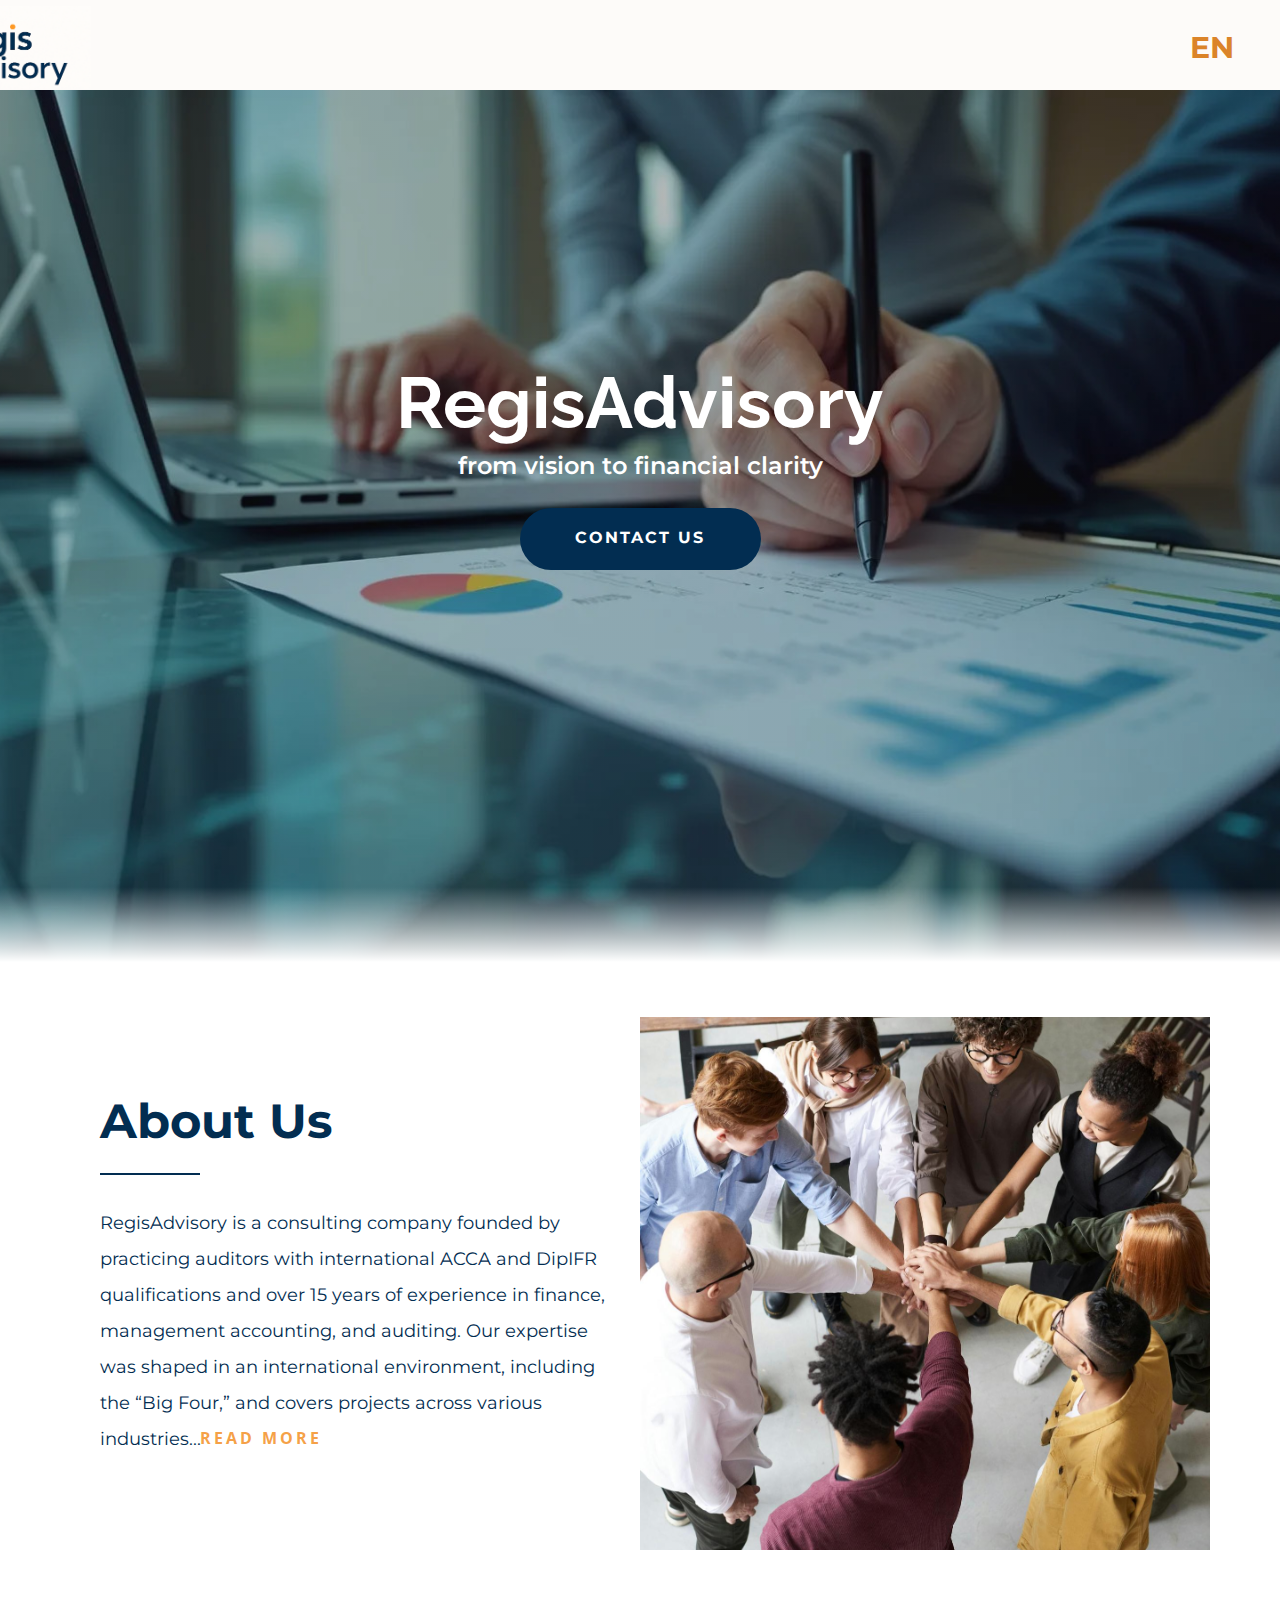
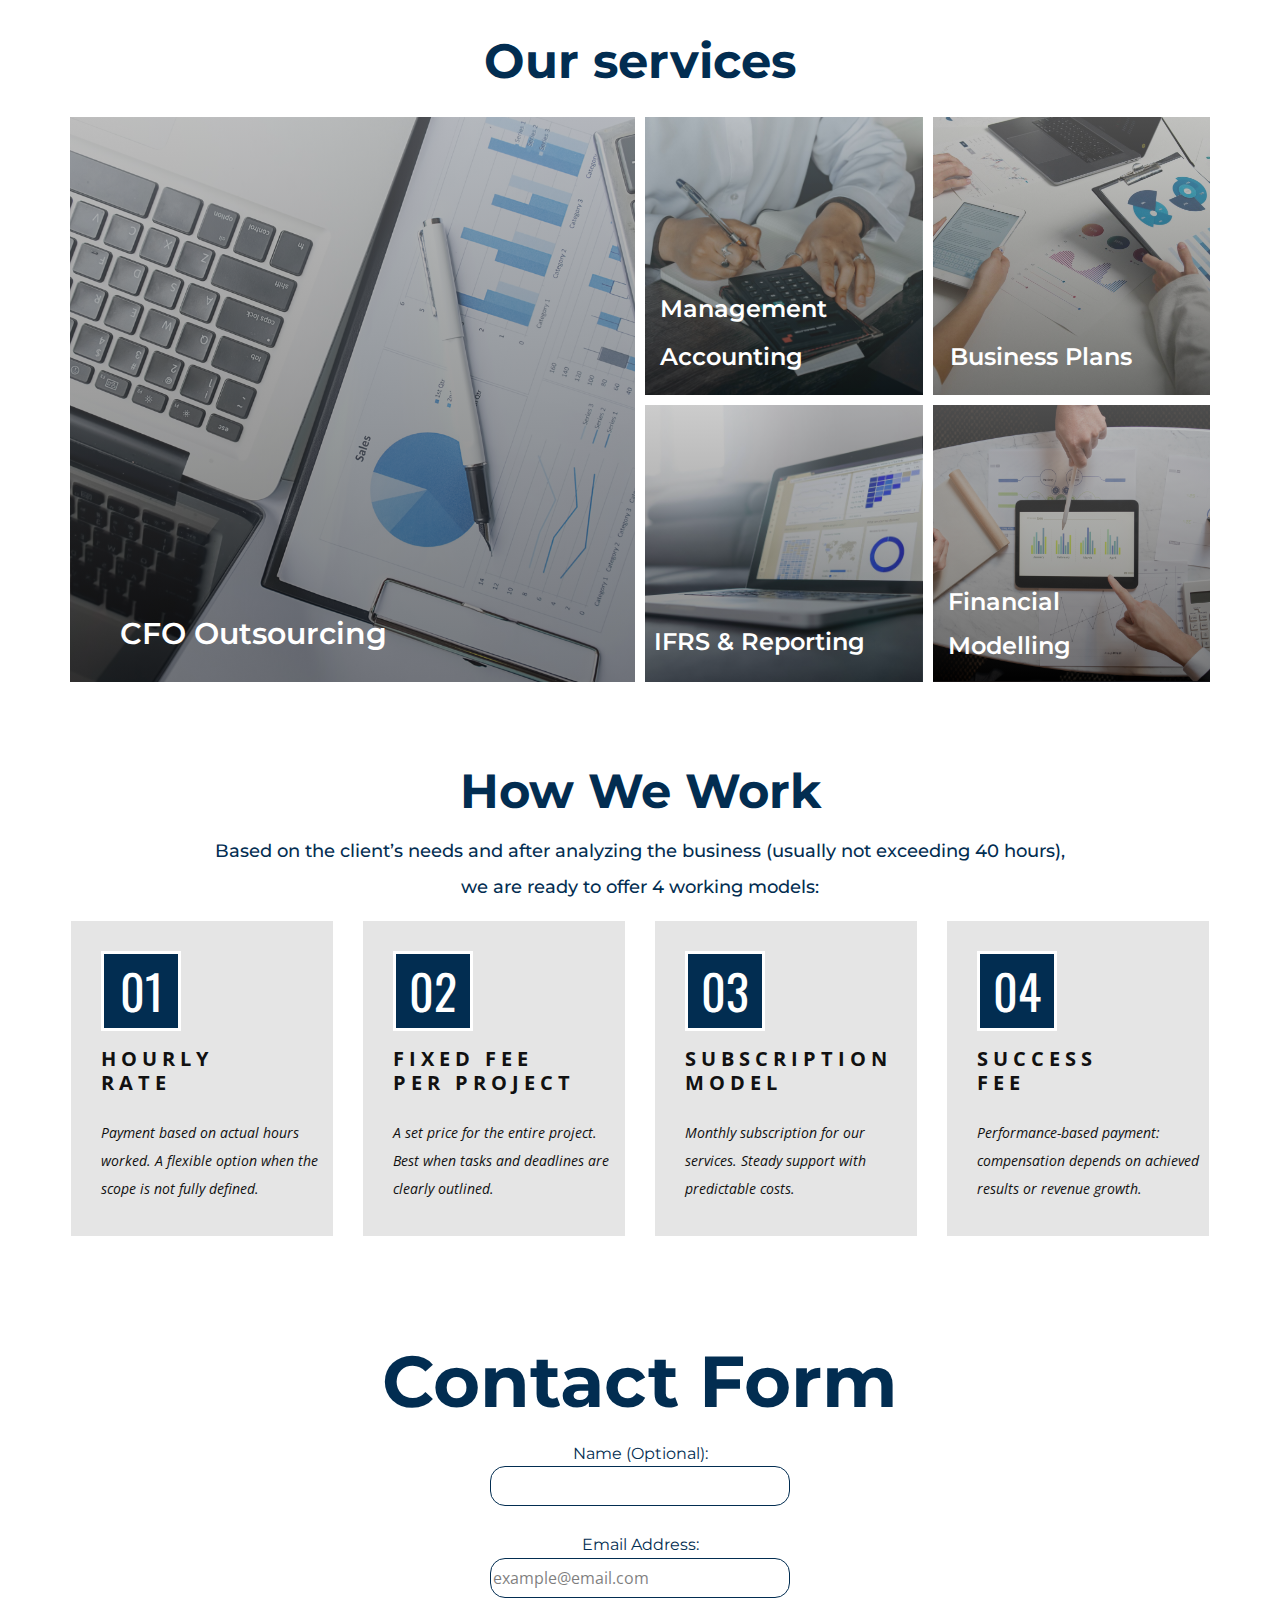
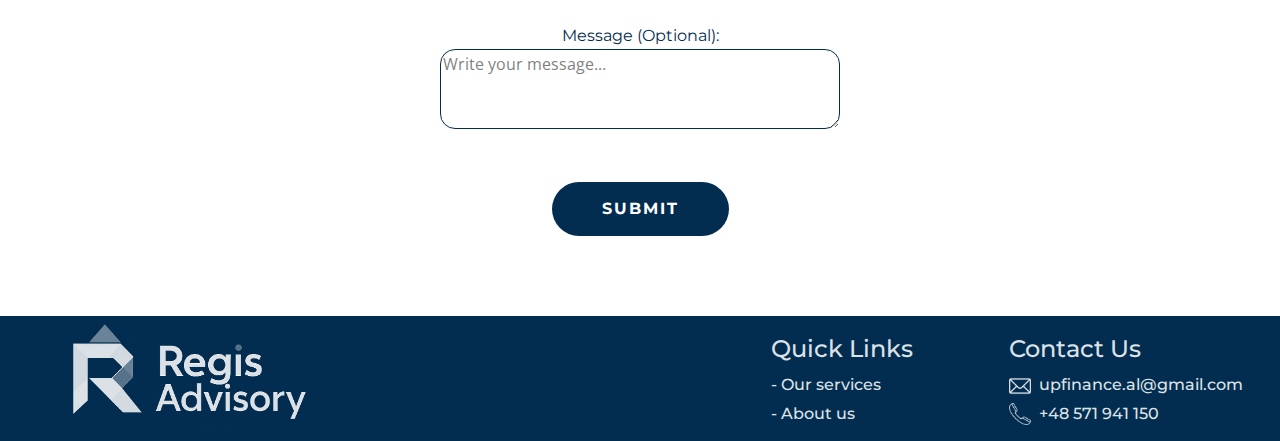
<file: index.html>
<!DOCTYPE html>
<html style="font-size: 16px;" lang="en"><head>
    <meta name="viewport" content="width=device-width, initial-scale=1.0">
    <meta charset="utf-8">
    <meta name="keywords" content="CFO, business plan, finance outsource, management accounting">
    <meta name="description" content="RegisAdvisory is a consulting company founded by practicing auditors with international qualifications (ACCA and DipIFR) and more than 15 years of experience in finance, management accounting, and audit. Our expertise was shaped in an international environment, including the “Big Four,” and spans projects across various industries — from manufacturing and retail to IT and the financial sector.">
    <title>RegisAdvisory</title>
    <link rel="icon" type="image/x-icon" href="../images/favicon.ico">
    <style>
      html {
        scroll-behavior: smooth;
      }

      html.smooth-scroll {
        scroll-behavior: auto;
      }
    </style>
    <link rel="stylesheet" href="../pageEN.css" media="screen">
    <link rel="stylesheet" href="../indexEN.css" media="screen">
    
    <link id="page-google-font" rel="stylesheet" href="https://fonts.googleapis.com/css2?display=swap&amp;family=Raleway:ital,wght@0,100;0,200;0,300;0,400;0,500;0,600;0,700;0,800;0,900;1,100;1,200;1,300;1,400;1,500;1,600;1,700;1,800;1,900&amp;family=Open+Sans:ital,wght@0,300;0,400;0,500;0,600;0,700;0,800;1,300;1,400;1,500;1,600;1,700;1,800&amp;family=Montserrat:ital,wght@0,100;0,200;0,300;0,400;0,500;0,600;0,700;0,800;0,900;1,100;1,200;1,300;1,400;1,500;1,600;1,700;1,800;1,900&amp;family=Oswald:wght@200;300;400;500;600;700">
    <meta name="theme-color" content="#3a50f9">
    <meta property="og:title" content="RegisAdvisory">
    <meta property="og:type" content="website">
    <meta property="og:url" content="https://regisadvisory.com">
    <meta property="og:image" content="https://regisadvisory.com/images/regisadvisory_og.png">
    <meta property="og:description" content="RegisAdvisory is a consulting company founded by practicing auditors with international qualifications (ACCA and DipIFR) and more than 15 years of experience in finance, management accounting, and audit. Our expertise was shaped in an international environment, including the “Big Four,” and spans projects across various industries — from manufacturing and retail to IT and the financial sector.">
</head>
<body class="body clearfix xl-mode">
    <header class="clearfix custom-color-13 header" id="sec-d497">
        <div class="clearfix sheet valign-middle-lg valign-middle-md valign-middle-sm valign-middle-xs sheet-1">
            <a href="/ru/" class="lng border-none btn button-style custom-font font-montserrat none text-custom-color-3 btn-1" title="ru">RU </a>
            <img class="ra custom-expanded image image-default image-1" src="../images/regis_logo_color1.png" alt="" data-image-width="1024" data-image-height="354">
            <a href="/pl/" class="lng border-none btn button-style custom-font font-montserrat none text-custom-color-3 btn-2" title="Home">PL </a>
            <a href="/en/" class="lng border-none btn button-style custom-font font-montserrat none text-color-var btn-3" title="Home">EN </a>
        </div>
    </header>
    <section class="align-center clearfix container-align-center-lg container-align-center-xl image shading valign-bottom-sm valign-bottom-xs section-1" id="sec-4864" data-image-width="1600" data-image-height="900">
      <h2 class="text text-1" data-animation-name="flipIn" data-animation-duration="1500" data-animation-direction="X" data-animation-delay="500"> RegisAdvisory<br>
      </h2>
      <p class="custom-font font-montserrat text text-2"> from vision to financial clarity</p>
      <a href="#contact" class="active-custom-color-2 border-none btn btn-round button-style custom-color-11 custom-font font-montserrat hover-custom-color-2 radius-50 text-active-white text-hover-white text-white btn-1">contact us</a>
      <div class="expanded-width gradient shape shape-rectangle shape-1"></div>
    </section>
    <section class="clearfix section-2" id="about">
      <div class="clearfix sheet valign-middle-lg valign-middle-md valign-middle-xl sheet-1">
        <div class="data-layout-selected clearfix expanded-width layout-wrap layout-wrap-1">
          <div class="layout">
            <div class="layout-row">
              <div class="align-left container-align-left-lg container-align-left-xl container-style layout-cell left-cell size-30 layout-cell-1">
                <div class="container-layout valign-bottom-md container-layout-1">
                  <h2 class="custom-font font-montserrat text text-custom-color-11 text-1">About Us</h2>
                  <div class="border-2 border-custom-color-11 line line-horizontal line-1"></div>
                  <p class="custom-font font-montserrat text text-custom-color-11 text-2"> RegisAdvisory is a consulting company founded by practicing auditors with international ACCA and DipIFR qualifications and over 15 years of experience in finance, management accounting, and auditing. Our expertise was shaped in an international environment, including the “Big Four,” and covers projects across various industries...</p>
                  <a class="rm border-none btn button-style none text-custom-color-2 btn-1"> Read more</a>
                  <div class="modal" id="aboutModal">
                    <div class="modal-content">
                      <span class="close">&times;</span>
                      <h2 class="custom-font font-montserrat text text-custom-color-11 text-1">About RegisAdvisory</h2>
                        <p class="custom-font font-montserrat text text-custom-color-11 rm-1">
                        RegisAdvisory is a consulting company founded by practicing auditors with international qualifications (ACCA and DipIFR) and more than 15 years of experience in finance, management accounting, and audit.
                        <br>Our expertise was shaped in an international environment, including the “Big Four,” and spans projects across various industries — from manufacturing and retail to IT and the financial sector.

                        <br>We provide a wide range of financial services:
                        <br>— Outsourcing of the finance function
                        <br>— Implementation, optimization, and review of management accounting
                        <br>— IFRS and financial statement transformation
                        <br>— Financial modeling and planning
                        <br>— Business plan development

                        <br>We work with companies of all sizes — from fast-growing startups to investment firms and large international groups.

                        <br>Our expertise allows us not only to solve current challenges but also to build sustainable financial systems that help businesses grow and scale.

                        <br>RegisAdvisory is your partner in complex financial matters: from strategy to operational execution.
                        </p>
                    </div>
                  </div>
                </div>
              </div>
              <div class="container-style hidden-sm image layout-cell right-cell size-30 image-1" data-image-width="4004" data-image-height="6000">
                <div class="container-layout valign-middle container-layout-2"></div>
              </div>
            </div>
          </div>
        </div>
      </div>
    </section>
    <section class="align-center clearfix container-align-center section-3" id="services">
      <div class="clearfix sheet valign-middle-sm valign-middle-xs sheet-1">
        <h2 class="align-center custom-font font-montserrat text text-custom-color-11 text-default text-1">Our services</h2>
        <div class="data-layout-selected clearfix expanded-width gutter-10 layout-wrap layout-wrap-1">
          <div class="layout">
            <div class="layout-row">
              <div class="size-30 size-60-md">
                <div class="layout-col">
                  <div class="container-style effect-fade gradient hover-box image layout-cell left-cell size-60 image-1" src="" data-image-width="1403" data-image-height="890">
                    <div class="back-slide container-layout container-layout-1">
                      <p class="cfo-1 align-left hover-feature opacity opacity-0 text text-body-alt-color text-2">Need financial expertise but not ready to hire a full-time CFO? Our outsourced financial director and expert team provide strategic and operational financial support when you need it, without the overhead of an in-house finance department. <br>Why Choose an Independent Financial Director? <br>- Objective and unbiased perspective — like independent directors in large corporations, we provide clear financial insights. <br>- Cost-effective — pay only for the services you need. <br>- Scalable and flexible — from startups to growing businesses, we adapt to your needs. <br>- Expertise you can trust — experienced finance professional​s managing your financial health. 
                      </p>
                      <p class="cfo custom-font font-montserrat hover-feature text text-body-alt-color text-default text-3"> CFO Outsourcing</p>
                    </div>
                    <div class="black container-layout opacity opacity-25 over-slide container-layout-2"></div>
                  </div>
                </div>
              </div>
              <div class="size-30 size-60-md">
                <div class="layout-col">
                  <div class="size-30">
                    <div class="layout-row">
                      <div class="container-style effect-fade gradient hover-box image layout-cell size-30 image-2" src="" data-image-width="6000" data-image-height="4000">
                        <div class="back-slide container-layout container-layout-3">
                          <p class="ma-1 align-left hover-feature opacity opacity-0 text text-body-alt-color text-4">Management accounting delivers timely insights for planning, control, and decisions. We set up systems, create reports, and provide analysis.</p>
                          <p class="ma align-left custom-font font-montserrat hover-feature text text-body-alt-color text-5"> Management Accounting</p>
                        </div>
                        <div class="black container-layout opacity opacity-25 over-slide container-layout-4"></div>
                      </div>
                      <div class="container-style effect-fade gradient hover-box image layout-cell palette-2-base right-cell size-30 image-3" src="" data-image-width="6144" data-image-height="3456">
                        <div class="back-slide container-layout container-layout-5">
                          <p class="bp align-left custom-font font-montserrat hover-feature text text-body-alt-color text-6"> Business Plans</p>
                          <p class="bp-1 align-left hover-feature opacity opacity-0 text text-body-alt-color text-7"> A business plan outlines strategy, market, and finances. We prepare them to drive growth, secure funding, and support residence permits.</p>
                        </div>
                        <div class="black container-layout opacity opacity-25 over-slide container-layout-6"></div>
                      </div>
                    </div>
                  </div>
                  <div class="size-30">
                    <div class="layout-row">
                      <div class="container-style effect-fade gradient hover-box image layout-cell size-30 image-4" src="" data-image-width="6144" data-image-height="4069">
                        <div class="back-slide container-layout container-layout-7">
                          <p class="align-left custom-font font-montserrat hover-feature text text-body-alt-color text-8"> IFRS &amp; Reporting</p>
                          <p class="align-left hover-feature opacity opacity-0 text text-body-alt-color text-9">Financial reporting under IFRS or group standards ensures transparency, comparability, and trust. We prepare statements, set up reporting, and support controlling and audits. </p>
                        </div>
                        <div class="black container-layout opacity opacity-25 over-slide container-layout-8"></div>
                      </div>
                      <div class="container-style effect-fade gradient hover-box image layout-cell right-cell size-30 image-5" src="" data-image-width="1395" data-image-height="936">
                        <div class="back-slide container-layout container-layout-9">
                          <p class="align-left custom-font font-montserrat hover-feature text text-body-alt-color text-10"> Financial Modelling</p>
                          <p class="align-left hover-feature opacity opacity-0 text text-body-alt-color text-11">A financial model shows a business idea in numbers, tests its viability, and reveals overlooked factors. It’s a practical tool for forecasting, managing finances, and making decisions. </p>
                        </div>
                        <div class="black container-layout opacity opacity-25 over-slide container-layout-10"></div>
                      </div>
                    </div>
                  </div>
                </div>
              </div>
            </div>
          </div>
        </div>
      </div>

    </section>
    <section class="align-center clearfix container-align-center-lg container-align-center-md container-align-center-sm container-align-center-xl section-4" id="block-4">
      <div class="clearfix sheet valign-middle-lg valign-middle-xs sheet-1">
        <h2 class="align-center custom-font font-montserrat text text-custom-color-11 text-default-lg text-default-xl text-1">How We Work</h2>
        <p class="align-center custom-font font-montserrat text text-custom-color-11 text-2">Based on the client’s needs and after analyzing the business (usually not exceeding 40 hours), we are ready to offer 4 working models: </p>
        <div class="expanded-width-md expanded-width-sm expanded-width-xs list list-1">
          <div class="repeater repeater-1">
            <div class="align-left container-align-left-lg container-align-left-md container-align-left-sm container-align-left-xl container-style grey-10 list-item repeater-item list-item-1">
              <div class="container-layout  valign-top-lg valign-top-md valign-top-sm container-layout-1">
                <div class="align-center border-radius-50 container-align-center container-style custom-color-11 group shape-round group-1">
                  <div class="container-layout valign-middle container-layout-2">
                    <h2 class="align-center custom-font font-oswald text text-3">01</h2>
                  </div>
                </div>
                <h5 class="align-left text text-4"> Hourly&nbsp;<br>Rate
                </h5>
                <p class="align-left text text-default-xl text-5"> Payment based on actual hours worked. A flexible option when the scope is not fully defined.</p>
              </div>
            </div>
            <div class="align-left container-align-left-lg container-align-left-md container-align-left-sm container-align-left-xl container-style grey-10 list-item repeater-item list-item-2">
              <div class="container-layout  valign-top-lg valign-top-md valign-top-sm container-layout-3">
                <div class="align-center border-radius-50 container-align-center container-style custom-color-11 group shape-round group-2">
                  <div class="container-layout valign-middle container-layout-4">
                    <h2 class="align-center custom-font font-oswald text text-default text-6">02</h2>
                  </div>
                </div>
                <h5 class="align-left text text-7"> Fixed Fee&nbsp;<br>per Project
                </h5>
                <p class="align-left text text-default-xl text-8"> A set price for the entire project. Best when tasks and deadlines are clearly outlined.</p>
              </div>
            </div>
            <div class="align-left container-align-left-lg container-align-left-md container-align-left-sm container-align-left-xl container-style grey-10 list-item repeater-item list-item-3">
              <div class="container-layout  valign-top-lg valign-top-md valign-top-sm container-layout-5">
                <div class="align-center border-radius-50 container-align-center container-style custom-color-11 group shape-round group-3">
                  <div class="container-layout valign-middle container-layout-6">
                    <h2 class="align-center custom-font font-oswald text text-default text-9">03</h2>
                  </div>
                </div>
                <h5 class="align-left text text-10">Subscription Model&nbsp;</h5>
                <p class="align-left text text-default-xl text-11"> Monthly subscription for our services. Steady support with predictable costs.</p>
              </div>
            </div>
            <div class="align-left container-align-left-lg container-align-left-md container-align-left-sm container-align-left-xl container-style grey-10 list-item repeater-item list-item-4">
              <div class="container-layout  valign-top-lg valign-top-md valign-top-sm container-layout-7">
                <div class="align-center border-radius-50 container-align-center container-style custom-color-11 group shape-round group-4">
                  <div class="container-layout valign-middle container-layout-8">
                    <h2 class="align-center custom-font font-oswald text text-default text-12">04</h2>
                  </div>
                </div>
                <h5 class="align-left text text-13"> Success&nbsp;<br>Fee&nbsp;
                </h5>
                <p class="align-left text text-default-xl text-14"> Performance-based payment: compensation depends on achieved results or revenue growth.</p>
              </div>
            </div>
          </div>
        </div>
      </div>
    </section>
    <h1 class="custom-font font-montserrat text text-custom-color-11 text-1 align-center">Contact Form</h1>

<form class="align-center" id="contactForm">
    <label class="custom-font font-montserrat text text-custom-color-11 text-2" for="name">Name (Optional):</label><br>
    <input class="pole" type="text" id="name" name="name"><br><br>

    <label class="custom-font font-montserrat text text-custom-color-11 text-2" for="email">Email Address:</label><br>
    <input class="pole" type="email" id="email" name="email" placeholder="example@email.com" required><br><br>

    <label class="custom-font font-montserrat text text-custom-color-11 text-2" for="message">Message (Optional):</label><br>
    <textarea class="pole-1" type="message" id="message" name="message" rows="4" placeholder="Write your message..."></textarea><br><br>

    <input type="submit" value="SUBMIT" class="submit-btn button-style custom-color-11 custom-font font-montserrat">
</form>

<p id="response" style="text-align:center;"></p>

<script>
document.getElementById("contactForm").addEventListener("submit", function(e) {
  e.preventDefault();
  const formData = new FormData(this);
  
  // Добавляем origin для проверки в скрипте
  formData.append("origin", window.location.origin);

  fetch("https://script.google.com/macros/s/AKfycbwF15b_U3CF5uhojIA00bk2iuueoPipGcwPKkmQm6xu6Ab4cWmiv3qbX2WwizrCc-ekmg/exec", {
    method: "POST",
    body: formData
  })
  .then(res => res.text())
  .then(res => {
    if (res === "success") {
      document.getElementById("response").innerHTML = "<span style='color:green;'>✅ Your message has been sent!</span>";
      this.reset();
    } else {
      document.getElementById("response").innerHTML = "<span style='color:red;'>❌ Error: " + res + "</span>";
    }
  })
  .catch(() => {
    document.getElementById("response").innerHTML = "<span style='color:red;'>❌ Network error.</span>";
  });
});

</script>
    <section class="clearfix custom-color-11 section-5" id="contact">
      <div class="clearfix sheet valign-middle-xs sheet-1">
        <p class="custom-font font-montserrat text text-custom-color-12 text-default text-1">Contact Us</p>
        <p class="cnt custom-font font-montserrat text text-custom-color-12 text-default text-2">upfinance.al@gmail.com </p>
        <p class="cnt custom-font font-montserrat text text-custom-color-12 text-default text-3">+48 571 941 150</p>
        <p class="custom-font font-montserrat text text-custom-color-12 text-4">Quick L​inks</p>
        <a href="#services" class="lnks border-none btn button-style custom-font font-montserrat none text-custom-color-12 btn-1">- Our services </a>
        <span class="cnt-img file-icon icon text-custom-color-12 icon-1"><img src="../images/646094-583b5a8e.png" alt=""></span>
        <a href="#about" class="lnks border-none btn button-style custom-font font-montserrat none text-custom-color-12 btn-2">- About us </a>
        <span class="cnt-img file-icon icon text-custom-color-12 icon-2"><img src="../images/114333-2b8bc041.png" alt=""></span>
        <img class="ra custom-expanded image image-1" src="../images/regis_logo_mono_dark.png" data-image-width="1024" data-image-height="1024">
      </div>
    </section>
<script>        
            function smoothScroll(target, duration) {
            var targetElement = document.querySelector(target);
            if (!targetElement) return;
            
            var targetPosition = targetElement.getBoundingClientRect().top + window.pageYOffset;
            var startPosition = window.pageYOffset;
            var distance = targetPosition - startPosition;
            var startTime = null;

            function animation(currentTime) {
                if (startTime === null) startTime = currentTime;
                var timeElapsed = currentTime - startTime;
                var run = ease(timeElapsed, startPosition, distance, duration);
                window.scrollTo(0, run);
                if (timeElapsed < duration) requestAnimationFrame(animation);
            }

            function ease(t, b, c, d) {
                t /= d / 2;
                if (t < 1) return c / 2 * t * t + b;
                t--;
                return -c / 2 * (t * (t - 2) - 1) + b;
            }

            requestAnimationFrame(animation);
        }

        document.addEventListener('DOMContentLoaded', function() {
            
            var links = document.querySelectorAll('a[href^="#"]');
            
            links.forEach(function(link) {
                link.addEventListener('click', function(e) {
                    e.preventDefault();
                    var target = this.getAttribute('href');
                    if (target && target !== '#') {
                        smoothScroll(target, 800); 
                    }
                });
            });
        });

        
        if ('scrollBehavior' in document.documentElement.style) {
            document.addEventListener('DOMContentLoaded', function() {
                var links = document.querySelectorAll('a[href^="#"]');
                links.forEach(function(link) {
                    link.addEventListener('click', function(e) {
                        e.preventDefault();
                        var targetId = this.getAttribute('href');
                        if (targetId && targetId !== '#') {
                            var targetElement = document.querySelector(targetId);
                            if (targetElement) {
                                targetElement.scrollIntoView({
                                    behavior: 'smooth',
                                    block: 'start'
                                });
                            }
                        }
                    });
                });
            });
        }

  const modal = document.getElementById('aboutModal');
  const openBtn = document.querySelector('.section-2 .btn-1');
  const closeBtn = modal.querySelector('.close');


  openBtn.addEventListener('click', (e) => {
    e.preventDefault();
    modal.style.display = 'flex';
    document.body.classList.add('modal-open');
    document.documentElement.classList.add('modal-open');
  });
  closeBtn.addEventListener('click', () => {
    modal.style.display = 'none';
    document.body.classList.remove('modal-open'); 
    document.documentElement.classList.remove('modal-open');

  });
  modal.addEventListener('click', (e) => {
    if (e.target === modal) {
      modal.style.display = 'none';
      document.body.classList.remove('modal-open');
    }
  });
</script>
    
</body></html>
</file>
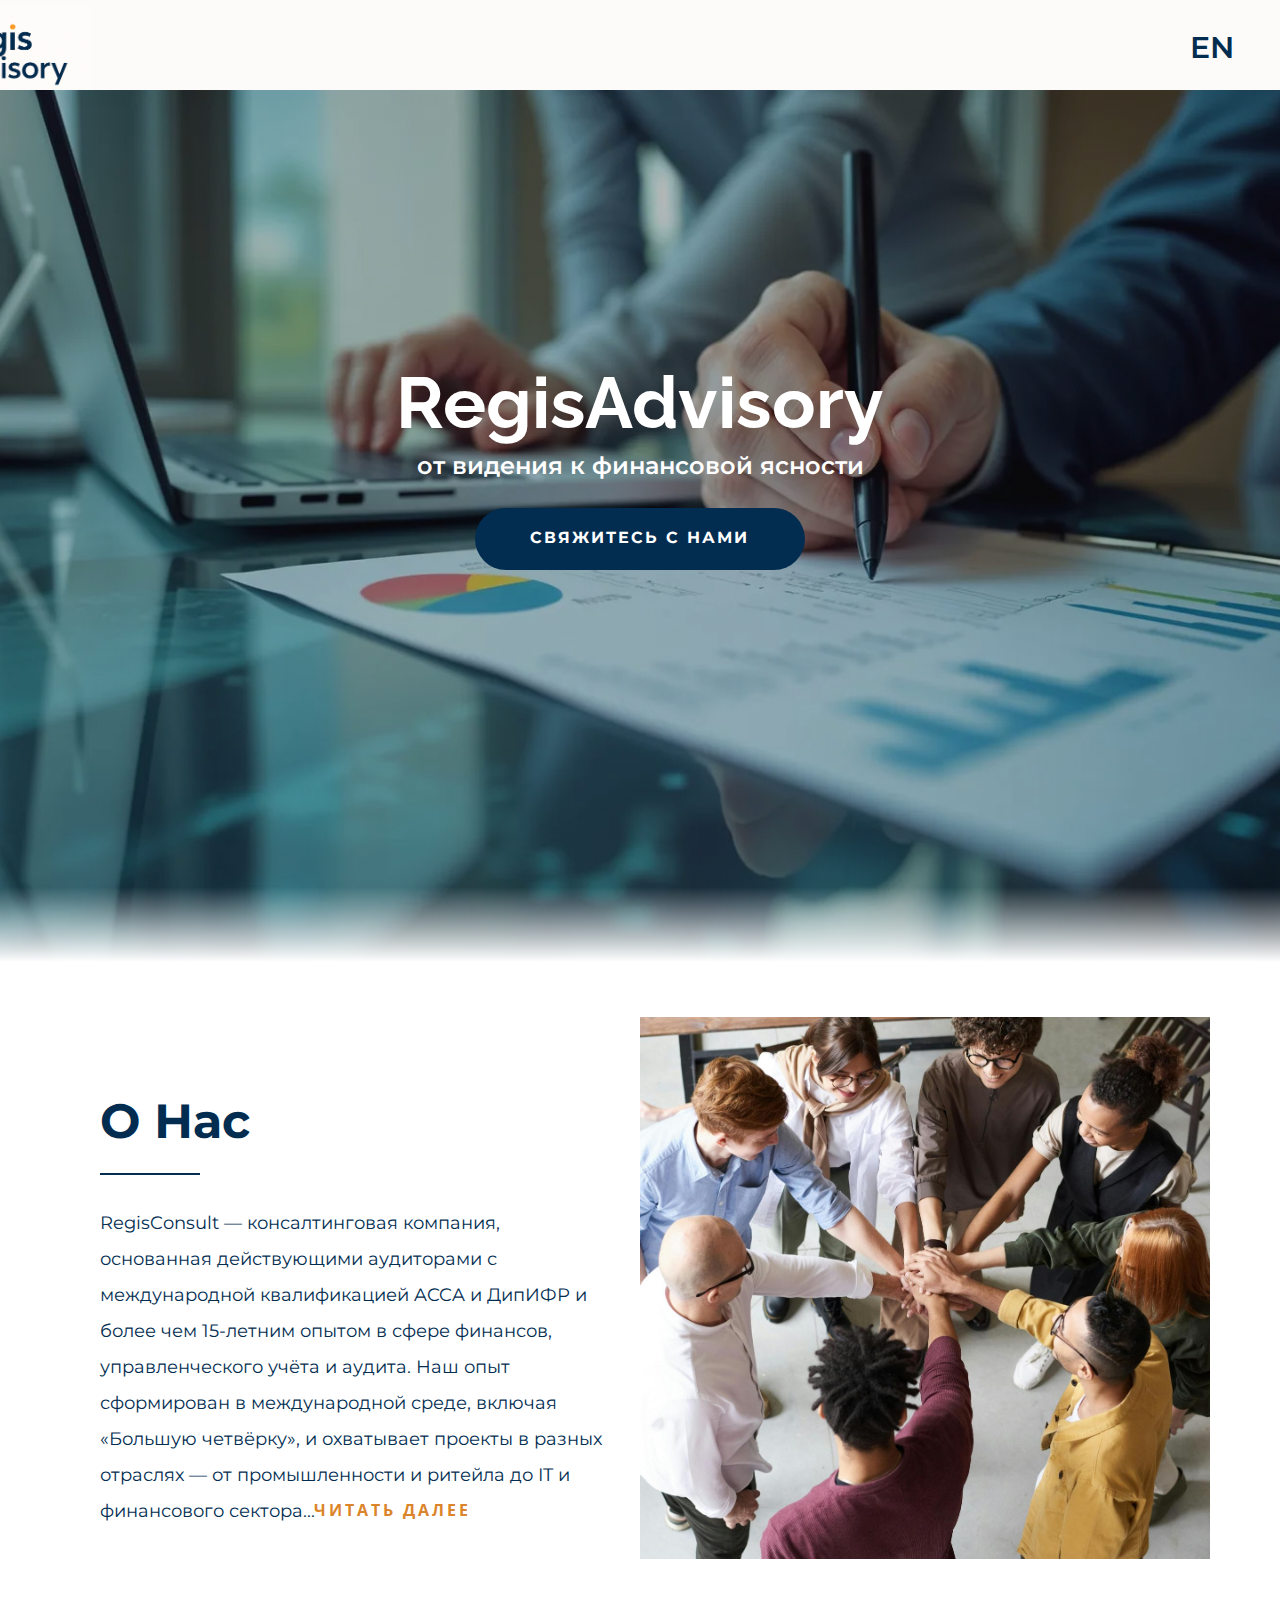
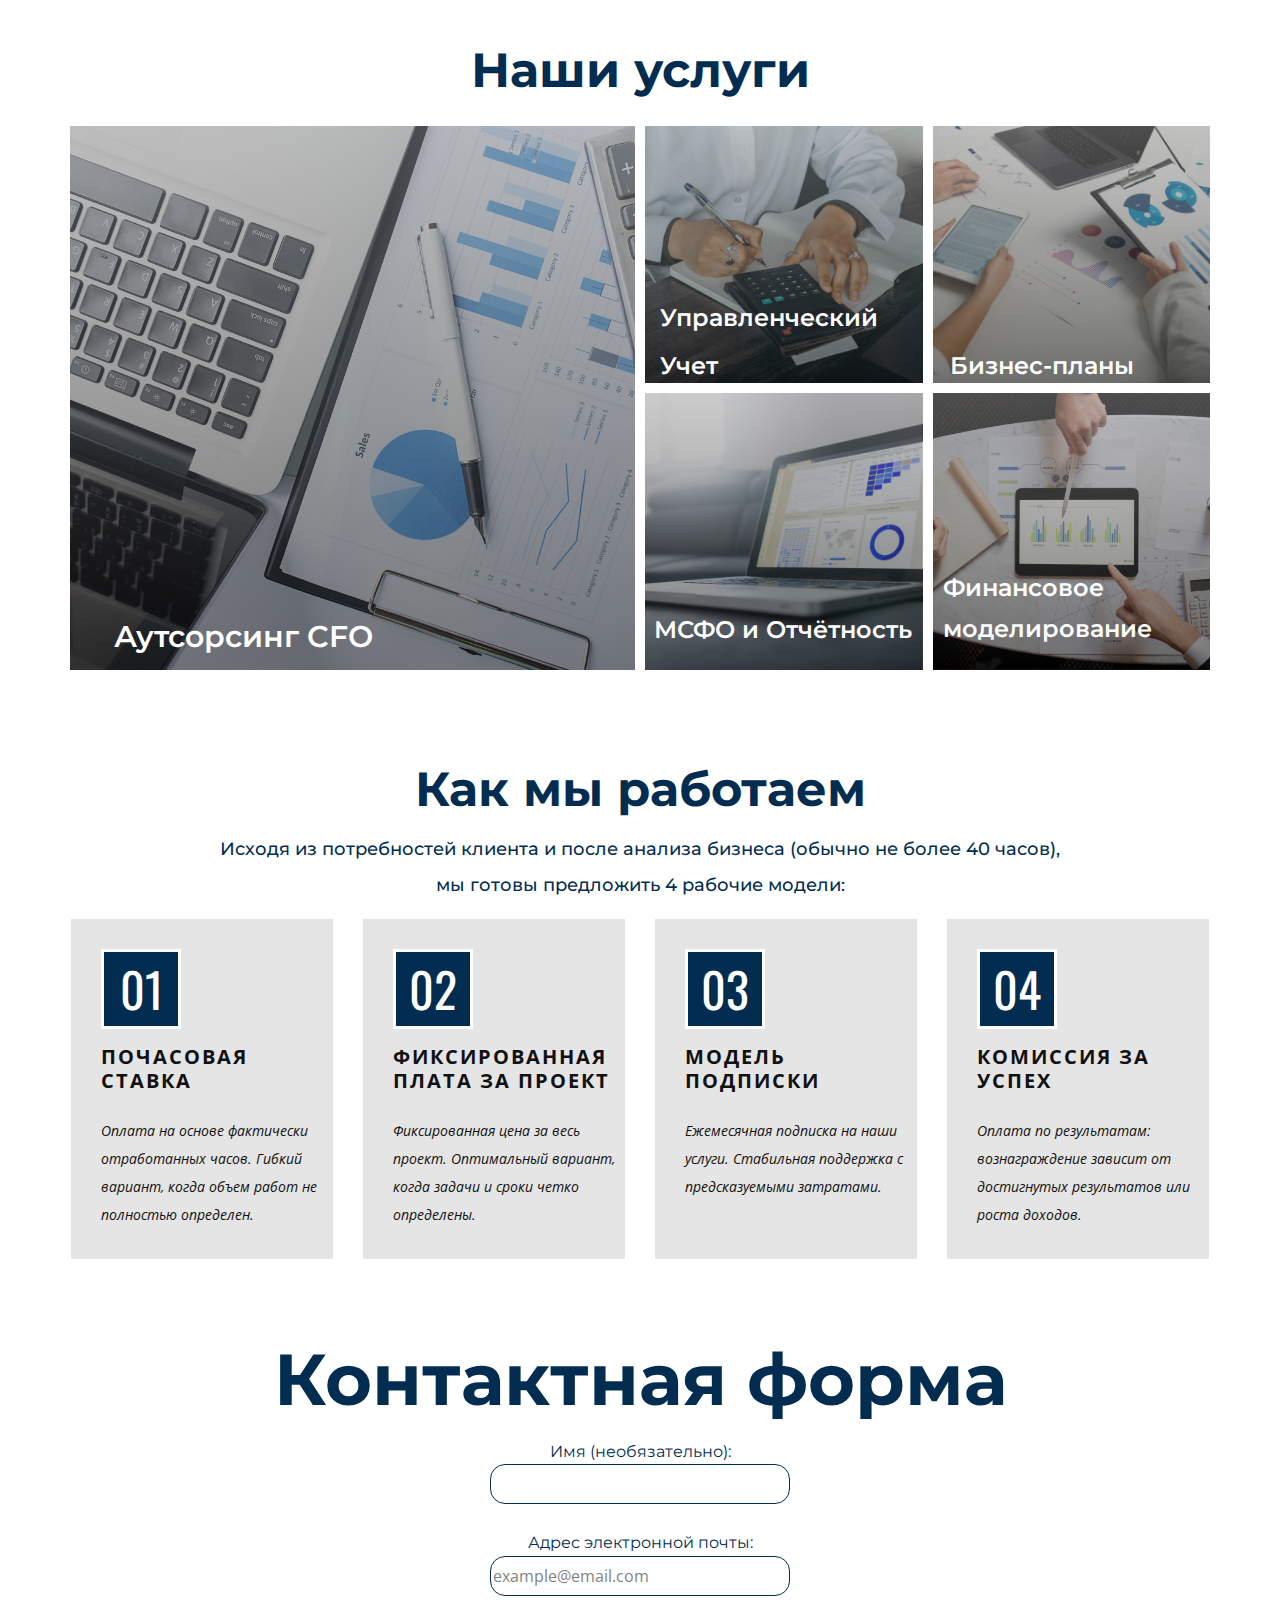
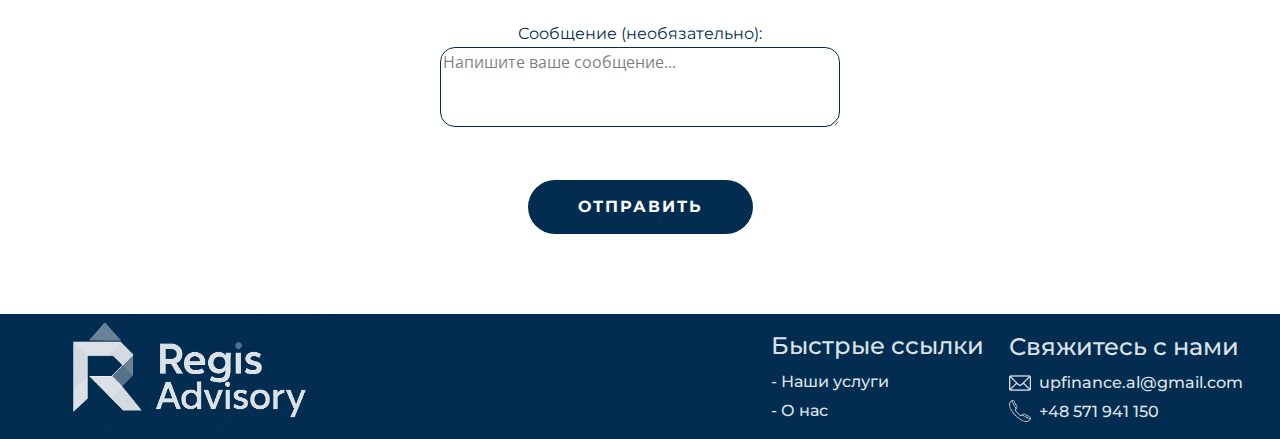
<file: ru/index.html>
<!DOCTYPE html>
<html style="font-size: 16px;" lang="en"><head>
    <meta name="viewport" content="width=device-width, initial-scale=1.0">
    <meta charset="utf-8">
    <meta name="keywords" content="CFO, business plan, finance outsource, management accounting">
    <meta name="description" content="RegisAdvisory — консалтинговая компания, основанная практикующими аудиторами с международными квалификациями (ACCA и ДипИФР) и более чем 15-летним опытом работы в области финансов, управленческого учёта и аудита. Наш опыт сформирован в международной среде, включая «Большую четвёрку», и охватывает проекты в различных отраслях — от промышленности и ритейла до IT и финансового сектора.">
    <title>RegisAdvisory</title>
    <link rel="icon" type="../image/x-icon" href="../images/favicon.ico">
    <style>
      html {
        scroll-behavior: smooth;
      }
      
      
      html.smooth-scroll {
        scroll-behavior: auto;
      }
    </style>
    <link rel="stylesheet" href="../pageRU.css" media="screen">
    <link rel="stylesheet" href="../indexRU.css" media="screen">

    <link id="page-google-font" rel="stylesheet" href="https://fonts.googleapis.com/css2?display=swap&amp;family=Raleway:ital,wght@0,100;0,200;0,300;0,400;0,500;0,600;0,700;0,800;0,900;1,100;1,200;1,300;1,400;1,500;1,600;1,700;1,800;1,900&amp;family=Open+Sans:ital,wght@0,300;0,400;0,500;0,600;0,700;0,800;1,300;1,400;1,500;1,600;1,700;1,800&amp;family=Montserrat:ital,wght@0,100;0,200;0,300;0,400;0,500;0,600;0,700;0,800;0,900;1,100;1,200;1,300;1,400;1,500;1,600;1,700;1,800;1,900&amp;family=Oswald:wght@200;300;400;500;600;700">
    <meta name="theme-color" content="#3a50f9">
    <meta property="og:title" content="RegisAdvisory">
    <meta property="og:type" content="website">
    <meta property="og:image" content="https://regisadvisory.com/images/regisadvisory_og.png">
    <meta property="og:url" content="https://regisadvisory.com/ru">
    <meta property="og:description" content="RegisAdvisory — консалтинговая компания, основанная практикующими аудиторами с международными квалификациями (ACCA и ДипИФР) и более чем 15-летним опытом работы в области финансов, управленческого учёта и аудита. Наш опыт сформирован в международной среде, включая «Большую четвёрку», и охватывает проекты в различных отраслях — от промышленности и ритейла до IT и финансового сектора.">
</head>
<body class="body clearfix xl-mode">
    <header class="clearfix custom-color-13 header" id="sec-d497">
        <div class="clearfix sheet valign-middle-lg valign-middle-md valign-middle-sm valign-middle-xs sheet-1">
            <a href="../ru/" class="lng border-none btn button-style custom-font font-montserrat none text-custom-color-2 btn-1" title="ru">RU </a>
            <img class="ra custom-expanded image image-default image-1" src="../images/regis_logo_color1.png" alt="" data-image-width="1024" data-image-height="354">
            <a href="../pl/" class="lng border-none btn button-style custom-font font-montserrat none text-custom-color-3 btn-2" title="Home">PL </a>
            <a href="../en/" class="lng border-none btn button-style custom-font font-montserrat none text-custom-color-3 btn-3" title="Home">EN </a>
        </div>
    </header>
    <section class="align-center clearfix container-align-center container-align-center-lg container-align-center-xl image shading valign-bottom-sm valign-bottom-xs section-1" id="sec-4864" data-image-width="1600" data-image-height="900">
      <h2 class="text text-1" data-animation-name="flipIn" data-animation-duration="1500" data-animation-direction="X" data-animation-delay="500"> RegisAdvisory<br>
      </h2>
      <p class="custom-font font-montserrat text text-2"> от видения к финансовой ясности</p>
      <a href="#contact" class="active-custom-color-2 border-none btn btn-round button-style custom-color-11 custom-font font-montserrat hover-custom-color-2 radius-50 text-active-white text-hover-white text-white btn-1"> Свяжитесь с нами</a>
      <div class="expanded-width gradient shape shape-rectangle shape-1"></div>
    </section>
    <section class="clearfix section-2" id="about">
      <div class="clearfix sheet valign-middle-lg valign-middle-md valign-middle-xl sheet-1">
        <div class="data-layout-selected clearfix expanded-width layout-wrap layout-wrap-1">
          <div class="layout">
            <div class="layout-row">
              <div class="align-left container-style layout-cell left-cell size-30 layout-cell-1">
                <div class="container-layout valign-bottom-md container-layout-1">
                  <h2 class="custom-font font-montserrat text text-custom-color-11 text-1"> О Нас</h2>
                  <div class="border-2 border-custom-color-11 line line-horizontal line-1"></div>
                  <p class="custom-font font-montserrat text text-custom-color-11 text-2"> RegisConsult — консалтинговая компания, основанная действующими аудиторами с международной квалификацией ACCA и ДипИФР и более чем 15-летним опытом в сфере финансов, управленческого учёта и аудита. Наш опыт сформирован в международной среде, включая «Большую четвёрку», и охватывает проекты в разных отраслях — от промышленности и ритейла до IT и финансового сектора...</p>
                  <a href="" class="border-none btn button-style none text-custom-color-2 btn-1"> Читать далее</a>
                  <div class="modal" id="aboutModal">
                    <div class="modal-content">
                      <span class="close">&times;</span>
                      <h2 class="custom-font font-montserrat text text-custom-color-11 text-1">O RegisAdvisory</h2>
                        <p class="custom-font font-montserrat text text-custom-color-11 rm-1">
                        RegisAdvisory — консалтинговая компания, основанная практикующими аудиторами с международными квалификациями (ACCA и ДипИФР) и более чем 15-летним опытом работы в области финансов, управленческого учёта и аудита.
                        <br>Наш опыт сформирован в международной среде, включая «Большую четвёрку», и охватывает проекты в различных отраслях — от промышленности и ритейла до IT и финансового сектора.

                        <br>Мы предоставляем широкий спектр финансовых услуг:
                        <br>— Аутсорсинг финансовой функции
                        <br>— Постановка, оптимизация и проверка управленческого учёта
                        <br>— МСФО и трансформация отчётности
                        <br>— Финансовое моделирование и планирование
                        <br>— Разработка бизнес-планов

                        <br>Мы работаем с компаниями любого масштаба — от быстрорастущих стартапов до инвестиционных фирм и крупных международных групп.

                        <br>Наша экспертиза позволяет не только решать текущие задачи, но и создавать устойчивые финансовые системы, которые помогают бизнесу расти и масштабироваться.

                        <br>RegisAdvisory — ваш партнёр в решении сложных финансовых вопросов: от стратегии до операционного исполнения.
                        </p>
                    </div>
                  </div>
                </div>
              </div>
              <div class="container-style hidden-sm image layout-cell right-cell size-30 image-1" data-image-width="4004" data-image-height="6000">
                <div class="container-layout valign-middle container-layout-2"></div>
              </div>
            </div>
          </div>
        </div>
      </div>
    </section>
    <section class="align-center clearfix container-align-center section-3" id="services">
      <div class="clearfix sheet valign-middle-sm valign-middle-xs sheet-1">
        <h2 class="align-center custom-font font-montserrat text text-custom-color-11 text-default text-1">Наши услуги</h2>
        <div class="data-layout-selected clearfix expanded-width gutter-10 layout-wrap layout-wrap-1">
          <div class="layout">
            <div class="layout-row">
              <div class="size-30 size-60-md">
                <div class="layout-col">
                  <div class="container-style effect-fade gradient hover-box image layout-cell left-cell size-60 image-1" src="" data-image-width="1403" data-image-height="890">
                    <div class="back-slide container-layout container-layout-1">
                      <p class="cfo custom-font font-montserrat hover-feature text text-body-alt-color text-default text-2">Аутсорсинг CFO</p>
                      <p class="cfo-1 align-left hover-feature opacity opacity-0 text text-body-alt-color text-3">Нужна финансовая экспертиза, но вы не готовы нанимать CFO на полный рабочий день? Наша команда аутсорсинговых финансовых директоров и экспертов предоставляет стратегическую и операционную финансовую поддержку, когда это необходимо, без накладных расходов на внутренний финансовый отдел. <br>Почему стоит выбрать независимого финансового директора? <br>- Объективная и беспристрастная точка зрения — как независимые директора в крупных корпорациях, мы предоставляем четкие финансовые инсайты. <br>- Экономически эффективно — платите только за те услуги, которые вам нужны. <br>- Масштабируемо и гибко — от стартапов до растущих компаний, мы адаптируемся к вашим потребностям. <br>- Экспертиза, которой можно доверять — опытные финансовые специалисты управляют вашим финансовым здоровьем. 
                      </p>
                    </div>
                    <div class="black container-layout opacity opacity-25 over-slide container-layout-2"></div>
                  </div>
                </div>
              </div>
              <div class="size-30 size-60-md">
                <div class="layout-col">
                  <div class="size-30">
                    <div class="layout-row">
                      <div class="container-style effect-fade gradient hover-box image layout-cell size-30 image-2" src="" data-image-width="6000" data-image-height="4000">
                        <div class="back-slide container-layout container-layout-3">
                          <p class="rz align-left custom-font font-montserrat hover-feature text text-body-alt-color text-4"> Управленческий ​Учет</p>
                          <p class="rz align-left hover-feature opacity opacity-0 text text-body-alt-color text-5">Управленческий учет предоставляет своевременную информацию для планирования, контроля и принятия решений. Мы настраиваем системы, создаем отчеты и предоставляем аналитические данные. </p>
                        </div>
                        <div class="black container-layout opacity opacity-25 over-slide container-layout-4"></div>
                      </div>
                      <div class="container-style effect-fade gradient hover-box image layout-cell palette-2-base right-cell size-30 image-3" src="" data-image-width="6144" data-image-height="3456">
                        <div class="back-slide container-layout container-layout-5">
                          <p class="bp align-left custom-font font-montserrat hover-feature text text-body-alt-color text-6"> Бизнес-планы</p>
                          <p class="bp-1 align-left hover-feature opacity opacity-0 text text-body-alt-color text-7">Бизнес-план описывает стратегию, рынок и финансы. Мы разрабатываем его для стимулирования роста, привлечения финансирования и поддержки получения вида на жительство. </p>
                        </div>
                        <div class="black container-layout opacity opacity-25 over-slide container-layout-6"></div>
                      </div>
                    </div>
                  </div>
                  <div class="size-30">
                    <div class="layout-row">
                      <div class="container-style effect-fade gradient hover-box image layout-cell size-30 image-4" src="" data-image-width="6144" data-image-height="4069">
                        <div class="back-slide container-layout container-layout-7">
                          <p class="align-left custom-font font-montserrat hover-feature text text-body-alt-color text-8"> МСФО и Отчётность</p>
                          <p class="align-left hover-feature opacity opacity-0 text text-body-alt-color text-9">Финансовая отчётность по МСФО или групповым стандартам обеспечивает прозрачность, сопоставимость и доверие. Мы готовим отчёты, настраиваем системы отчётности и поддерживаем контроллинг и аудиты. </p>
                        </div>
                        <div class="black container-layout opacity opacity-25 over-slide container-layout-8"></div>
                      </div>
                      <div class="container-style effect-fade gradient hover-box image layout-cell right-cell size-30 image-5" src="" data-image-width="1395" data-image-height="936">
                        <div class="back-slide container-layout container-layout-9">
                          <p class="align-left custom-font font-montserrat hover-feature text text-body-alt-color text-10"> Финансовое моделирование</p>
                          <p class="align-left hover-feature opacity opacity-0 text text-body-alt-color text-11">Финансовая модель отражает бизнес-идею в цифрах, проверяет её жизнеспособность и выявляет упущенные факторы. Это практический инструмент для прогнозирования, управления финансами и принятия решений. </p>
                        </div>
                        <div class="black container-layout opacity opacity-25 over-slide container-layout-10"></div>
                      </div>
                    </div>
                  </div>
                </div>
              </div>
            </div>
          </div>
        </div>
      </div>

    </section>
    <section class="align-center clearfix container-align-center container-align-center-lg container-align-center-md container-align-center-sm container-align-center-xl section-4" id="block-4">
      <div class="clearfix sheet valign-middle-lg valign-middle-xs sheet-1">
        <h2 class="align-center custom-font font-montserrat text text-custom-color-11 text-default-lg text-default-xl text-1"> Как мы работаем</h2>
        <p class="align-center custom-font font-montserrat text text-custom-color-11 text-2"> Исходя из потребностей клиента и после анализа бизнеса (обычно не более 40 часов), мы готовы предложить 4 рабочие модели:</p>
        <div class="expanded-width-md expanded-width-sm expanded-width-xs list list-1">
          <div class="repeater repeater-1">
            <div class="align-left container-style grey-10 list-item repeater-item list-item-1">
              <div class="container-layout  valign-top-lg valign-top-md valign-top-sm container-layout-1">
                <div class="align-center border-radius-50 container-align-center container-style custom-color-11 group shape-round group-1">
                  <div class="container-layout valign-middle container-layout-2">
                    <h2 class="align-center custom-font font-oswald text text-3">01</h2>
                  </div>
                </div>
                <h5 class="align-left text text-4"> Почасовая ставка</h5>
                <p class="align-left text text-default-xl text-5"> Оплата на основе фактически отработанных часов. Гибкий вариант, когда объем работ не полностью определен.</p>
              </div>
            </div>
            <div class="align-left container-style grey-10 list-item repeater-item list-item-2">
              <div class="container-layout  valign-top-lg valign-top-md valign-top-sm container-layout-3">
                <div class="align-center border-radius-50 container-align-center container-style custom-color-11 group shape-round group-2">
                  <div class="container-layout valign-middle container-layout-4">
                    <h2 class="align-center custom-font font-oswald text text-default text-6">02</h2>
                  </div>
                </div>
                <h5 class="align-left text text-7">Фиксированная плата за проект</h5>
                <p class="align-left text text-default-xl text-8"> Фиксированная цена за весь проект. Оптимальный вариант, когда задачи и сроки четко определены.</p>
              </div>
            </div>
            <div class="align-left container-style grey-10 list-item repeater-item list-item-3">
              <div class="container-layout  valign-top-lg valign-top-md valign-top-sm container-layout-5">
                <div class="align-center border-radius-50 container-align-center container-style custom-color-11 group shape-round group-3">
                  <div class="container-layout valign-middle container-layout-6">
                    <h2 class="align-center custom-font font-oswald text text-default text-9">03</h2>
                  </div>
                </div>
                <h5 class="align-left text text-10"> Модель подписки&nbsp;</h5>
                <p class="align-left text text-default-xl text-11"> Ежемесячная подписка на наши услуги. Стабильная поддержка с предсказуемыми затратами.</p>
              </div>
            </div>
            <div class="align-left container-style grey-10 list-item repeater-item list-item-4">
              <div class="container-layout  valign-top-lg valign-top-md valign-top-sm container-layout-7">
                <div class="align-center border-radius-50 container-align-center container-style custom-color-11 group shape-round group-4">
                  <div class="container-layout valign-middle container-layout-8">
                    <h2 class="align-center custom-font font-oswald text text-default text-12">04</h2>
                  </div>
                </div>
                <h5 class="align-left text text-13"> Комиссия за успех</h5>
                <p class="align-left text text-default-xl text-14"> Оплата по результатам: вознаграждение зависит от достигнутых результатов или роста доходов.</p>
              </div>
            </div>
          </div>
        </div>
      </div>
    </section>
    <h1 class="custom-font font-montserrat text text-custom-color-11 text-1 align-center">Контактная форма</h1>

<form class="align-center" id="contactForm">
    <label class="custom-font font-montserrat text text-custom-color-11 text-2" for="name">Имя (необязательно):</label><br>
    <input class="pole" type="text" id="name" name="name"><br><br>

    <label class="custom-font font-montserrat text text-custom-color-11 text-2" for="email">Адрес электронной почты:</label><br>
    <input class="pole" type="email" id="email" name="email" placeholder="example@email.com" required><br><br>

    <label class="custom-font font-montserrat text text-custom-color-11 text-2" for="message">Сообщение (необязательно):</label><br>
    <textarea class="pole-1" type="message" id="message" name="message" rows="4" placeholder="Напишите ваше сообщение..."></textarea><br><br>

    <input type="submit" value="ОТПРАВИТЬ" class="submit-btn button-style custom-color-11 custom-font font-montserrat">
</form>

<p id="response" style="text-align:center;"></p>

<script>
document.getElementById("contactForm").addEventListener("submit", function(e) {
  e.preventDefault();
  const formData = new FormData(this);
  
  // Добавляем origin для проверки в скрипте
  formData.append("origin", window.location.origin);

  fetch("https://script.google.com/macros/s/AKfycbwF15b_U3CF5uhojIA00bk2iuueoPipGcwPKkmQm6xu6Ab4cWmiv3qbX2WwizrCc-ekmg/exec", {
    method: "POST",
    body: formData
  })
  .then(res => res.text())
  .then(res => {
    if (res === "success") {
      document.getElementById("response").innerHTML = "<span style='color:green;'>✅ Your message has been sent!</span>";
      this.reset();
    } else {
      document.getElementById("response").innerHTML = "<span style='color:red;'>❌ Error: " + res + "</span>";
    }
  })
  .catch(() => {
    document.getElementById("response").innerHTML = "<span style='color:red;'>❌ Network error.</span>";
  });
});

</script>
    <section class="clearfix custom-color-11 section-5" id="contact">
      <div class="clearfix sheet sheet-1">
        <img class="ra custom-expanded image image-1" src="../images/regis_logo_mono_dark.png" data-image-width="1024" data-image-height="1024">
        <p class="custom-font font-montserrat text text-custom-color-12 text-1"> Быстрые ссылки</p>
        <p class="custom-font font-montserrat text text-custom-color-12 text-default-lg text-default-md text-default-sm text-default-xl text-2"> Свяжитесь с нами</p>
        <p class="cnt custom-font font-montserrat text text-custom-color-12 text-default text-3">upfinance.al@gmail.com </p>
        <p class="cnt custom-font font-montserrat text text-custom-color-12 text-default text-4">+48 571 941 150</p>
        <a href="#services" class="lnks border-none btn button-style custom-font font-montserrat none text-custom-color-12 btn-1">- ​Наши услуги</a><span class="cnt-img file-icon icon text-custom-color-12 icon-1"><img src="../images/646094-583b5a8e.png" alt=""></span>
        <a href="#about" class="lnks border-none btn button-style custom-font font-montserrat none text-custom-color-12 btn-2">- ​О нас </a>
        <span class="cnt-img file-icon icon text-custom-color-12 icon-2"><img src="../images/114333-2b8bc041.png" alt=""></span>
      </div>
    </section>
<script>        
            function smoothScroll(target, duration) {
            var targetElement = document.querySelector(target);
            if (!targetElement) return;
            
            var targetPosition = targetElement.getBoundingClientRect().top + window.pageYOffset;
            var startPosition = window.pageYOffset;
            var distance = targetPosition - startPosition;
            var startTime = null;

            function animation(currentTime) {
                if (startTime === null) startTime = currentTime;
                var timeElapsed = currentTime - startTime;
                var run = ease(timeElapsed, startPosition, distance, duration);
                window.scrollTo(0, run);
                if (timeElapsed < duration) requestAnimationFrame(animation);
            }

            function ease(t, b, c, d) {
                t /= d / 2;
                if (t < 1) return c / 2 * t * t + b;
                t--;
                return -c / 2 * (t * (t - 2) - 1) + b;
            }

            requestAnimationFrame(animation);
        }

        document.addEventListener('DOMContentLoaded', function() {
            
            var links = document.querySelectorAll('a[href^="#"]');
            
            links.forEach(function(link) {
                link.addEventListener('click', function(e) {
                    e.preventDefault();
                    var target = this.getAttribute('href');
                    if (target && target !== '#') {
                        smoothScroll(target, 800); 
                    }
                });
            });
        });

        
        if ('scrollBehavior' in document.documentElement.style) {
            document.addEventListener('DOMContentLoaded', function() {
                var links = document.querySelectorAll('a[href^="#"]');
                links.forEach(function(link) {
                    link.addEventListener('click', function(e) {
                        e.preventDefault();
                        var targetId = this.getAttribute('href');
                        if (targetId && targetId !== '#') {
                            var targetElement = document.querySelector(targetId);
                            if (targetElement) {
                                targetElement.scrollIntoView({
                                    behavior: 'smooth',
                                    block: 'start'
                                });
                            }
                        }
                    });
                });
            });
        }

  const modal = document.getElementById('aboutModal');
  const openBtn = document.querySelector('.section-2 .btn-1');
  const closeBtn = modal.querySelector('.close');


  openBtn.addEventListener('click', (e) => {
    e.preventDefault();
    modal.style.display = 'flex';
    document.body.classList.add('modal-open');
    document.documentElement.classList.add('modal-open');
  });
  closeBtn.addEventListener('click', () => {
    modal.style.display = 'none';
    document.body.classList.remove('modal-open'); 
    document.documentElement.classList.remove('modal-open');

  });
  modal.addEventListener('click', (e) => {
    if (e.target === modal) {
      modal.style.display = 'none';
      document.body.classList.remove('modal-open');
    }
  });
</script>
</body></html>
</file>
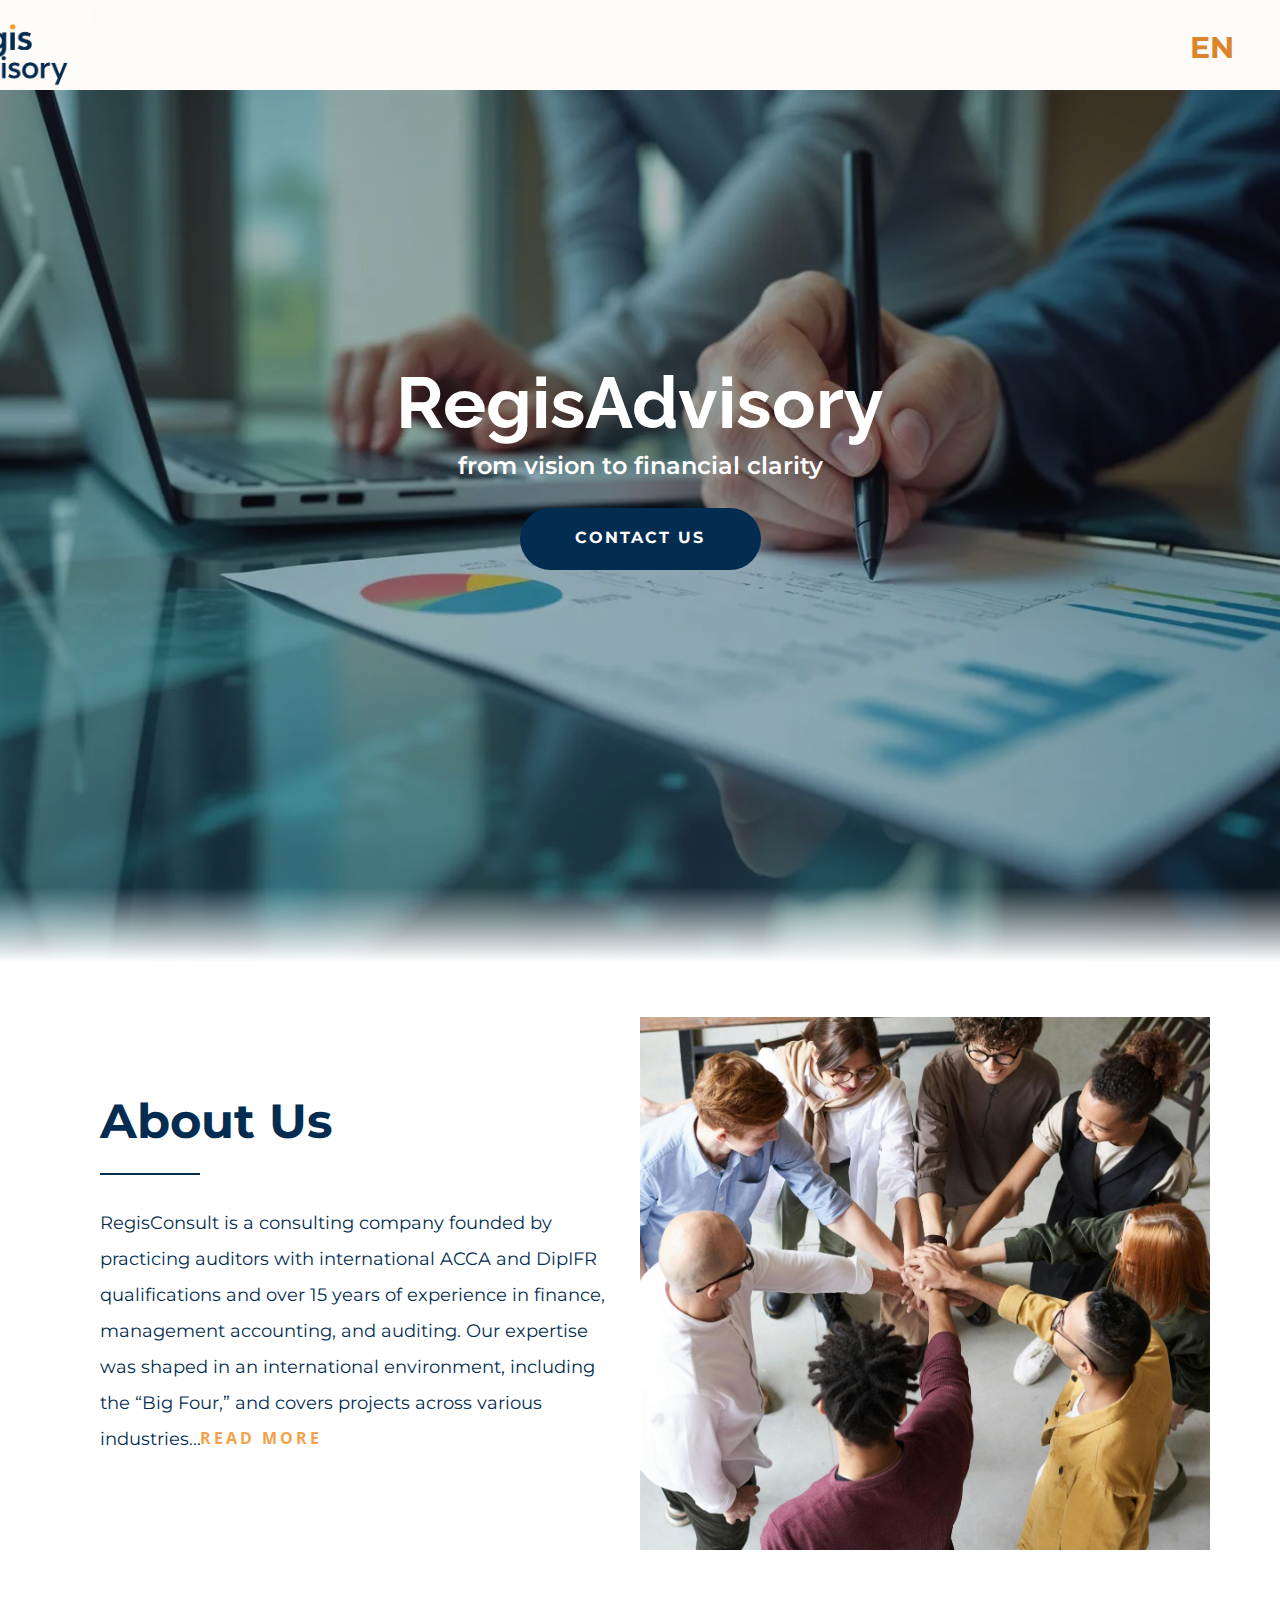
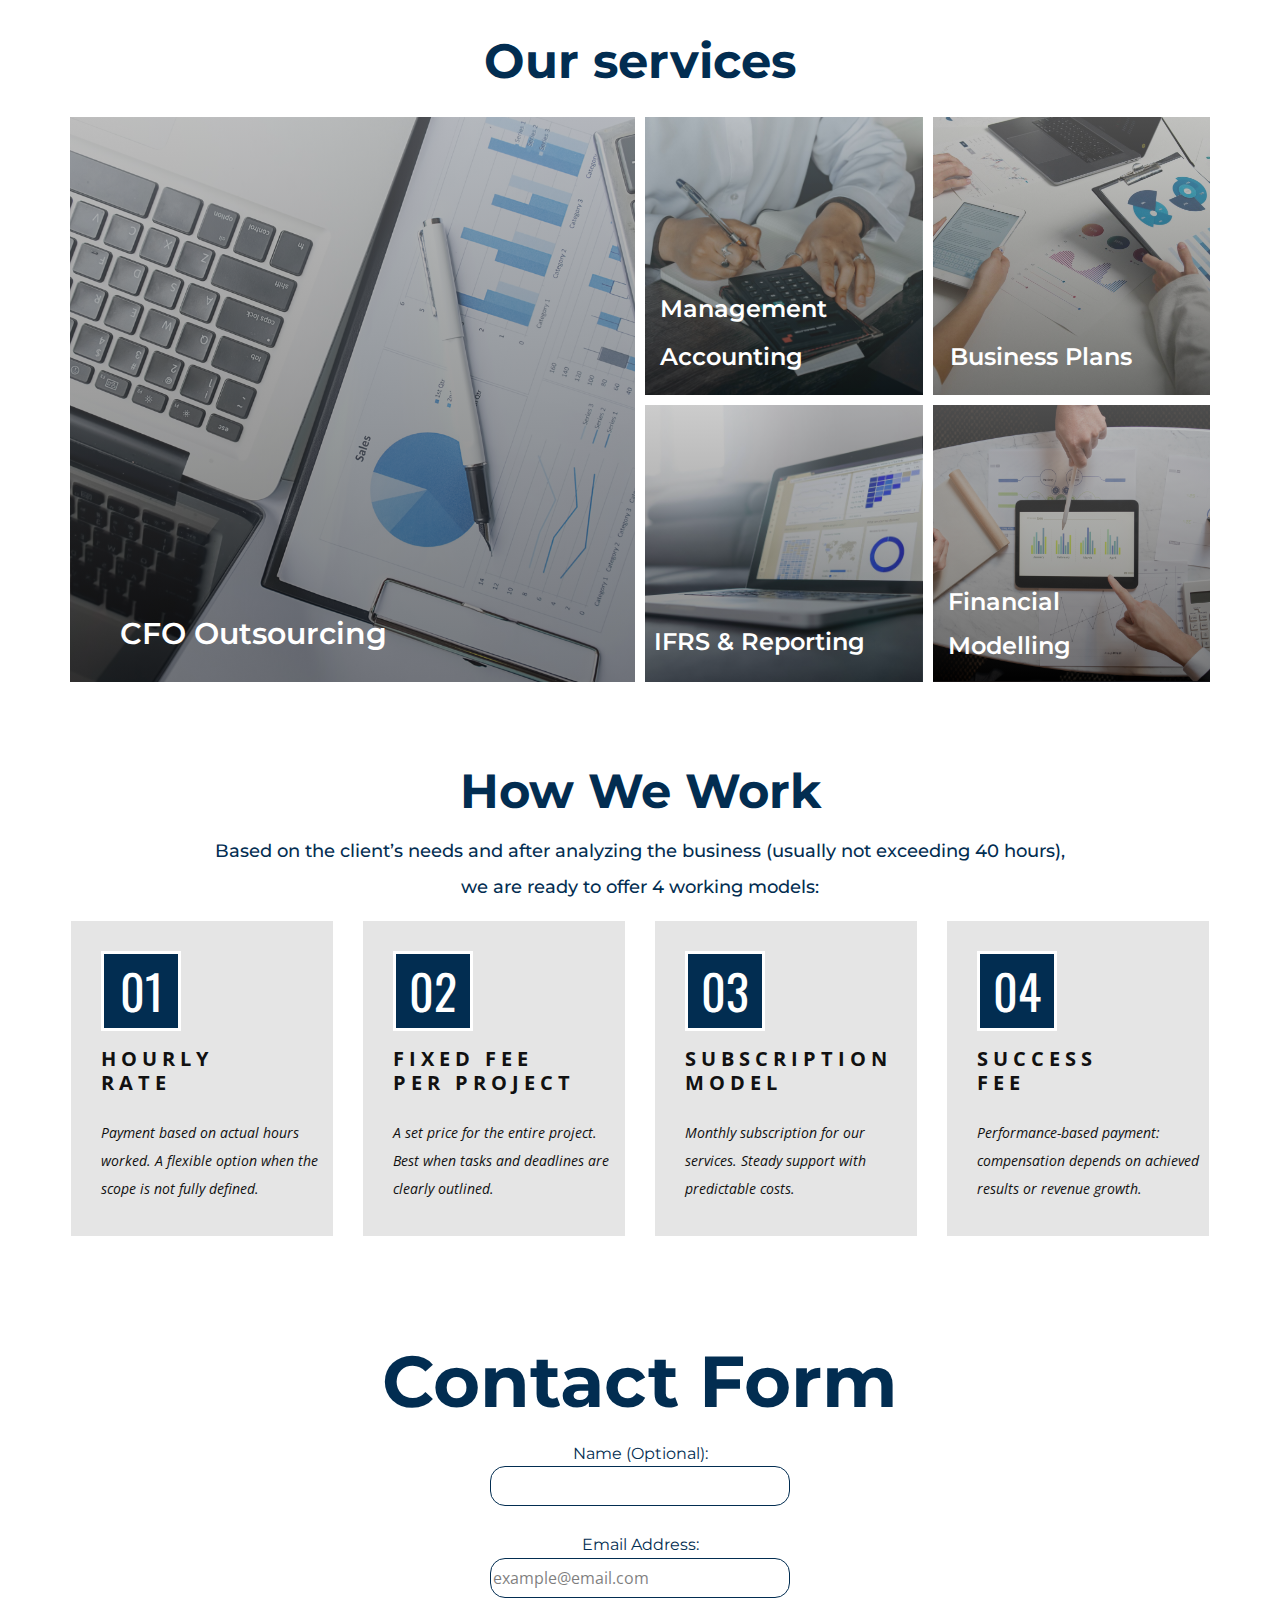
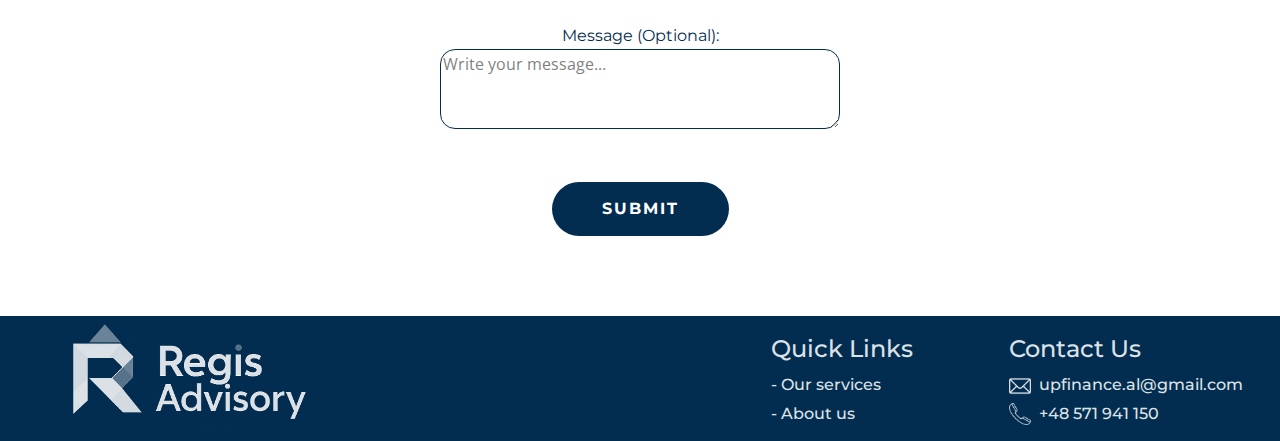
<file: indexEN.html>
<!DOCTYPE html>
<html style="font-size: 16px;" lang="en"><head>
    <meta name="viewport" content="width=device-width, initial-scale=1.0">
    <meta charset="utf-8">
    <meta name="keywords" content="CFO, business plan, finance outsource">
    <meta name="description" content="">
    <title>RegisAdvisory</title>
    <link rel="icon" type="image/x-icon" href="images/favicon.ico">
    <style>
      html {
        scroll-behavior: smooth;
      }

      html.smooth-scroll {
        scroll-behavior: auto;
      }
    </style>
    <link rel="stylesheet" href="pageEN.css" media="screen">
    <link rel="stylesheet" href="indexEN.css" media="screen">
    
    <link id="page-google-font" rel="stylesheet" href="https://fonts.googleapis.com/css2?display=swap&amp;family=Raleway:ital,wght@0,100;0,200;0,300;0,400;0,500;0,600;0,700;0,800;0,900;1,100;1,200;1,300;1,400;1,500;1,600;1,700;1,800;1,900&amp;family=Open+Sans:ital,wght@0,300;0,400;0,500;0,600;0,700;0,800;1,300;1,400;1,500;1,600;1,700;1,800&amp;family=Montserrat:ital,wght@0,100;0,200;0,300;0,400;0,500;0,600;0,700;0,800;0,900;1,100;1,200;1,300;1,400;1,500;1,600;1,700;1,800;1,900&amp;family=Oswald:wght@200;300;400;500;600;700">
    <meta name="theme-color" content="#3a50f9">
    <meta property="og:title" content="Home">
    <meta property="og:type" content="website">
</head>
<body class="body clearfix xl-mode">
    <header class="clearfix custom-color-13 header" id="sec-d497">
        <div class="clearfix sheet valign-middle-lg valign-middle-md valign-middle-sm valign-middle-xs sheet-1">
            <a href="indexRU.html" class="lng border-none btn button-style custom-font font-montserrat none text-custom-color-3 btn-1" title="ru">RU </a>
            <img class="ra custom-expanded image image-default image-1" src="images/regis_logo_color1.png" alt="" data-image-width="1024" data-image-height="354">
            <a href="indexPL.html" class="lng border-none btn button-style custom-font font-montserrat none text-custom-color-3 btn-2" title="Home">PL </a>
            <a href="indexEN.html" class="lng border-none btn button-style custom-font font-montserrat none text-color-var btn-3" title="Home">EN </a>
        </div>
    </header>
    <section class="align-center clearfix container-align-center-lg container-align-center-xl image shading valign-bottom-sm valign-bottom-xs section-1" id="sec-4864" data-image-width="1600" data-image-height="900">
      <h2 class="text text-1" data-animation-name="flipIn" data-animation-duration="1500" data-animation-direction="X" data-animation-delay="500"> RegisAdvisory<br>
      </h2>
      <p class="custom-font font-montserrat text text-2"> from vision to financial clarity</p>
      <a href="#contact" class="active-custom-color-2 border-none btn btn-round button-style custom-color-11 custom-font font-montserrat hover-custom-color-2 radius-50 text-active-white text-hover-white text-white btn-1">contact us</a>
      <div class="expanded-width gradient shape shape-rectangle shape-1"></div>
    </section>
    <section class="clearfix section-2" id="about">
      <div class="clearfix sheet valign-middle-lg valign-middle-md valign-middle-xl sheet-1">
        <div class="data-layout-selected clearfix expanded-width layout-wrap layout-wrap-1">
          <div class="layout">
            <div class="layout-row">
              <div class="align-left container-align-left-lg container-align-left-xl container-style layout-cell left-cell size-30 layout-cell-1">
                <div class="container-layout valign-bottom-md container-layout-1">
                  <h2 class="custom-font font-montserrat text text-custom-color-11 text-1">About Us</h2>
                  <div class="border-2 border-custom-color-11 line line-horizontal line-1"></div>
                  <p class="custom-font font-montserrat text text-custom-color-11 text-2"> RegisConsult is a consulting company founded by practicing auditors with international ACCA and DipIFR qualifications and over 15 years of experience in finance, management accounting, and auditing. Our expertise was shaped in an international environment, including the “Big Four,” and covers projects across various industries...</p>
                  <a class="rm border-none btn button-style none text-custom-color-2 btn-1"> Read more</a>
                  <div class="modal" id="aboutModal">
                    <div class="modal-content">
                      <span class="close">&times;</span>
                      <h2 class="custom-font font-montserrat text text-custom-color-11 text-1">About RegisConsult</h2>
                        <p class="custom-font font-montserrat text text-custom-color-11 rm-1">
                        RegisConsult is a consulting company founded by practicing auditors with international qualifications (ACCA and DipIFR) and more than 15 years of experience in finance, management accounting, and audit.
                        <br>Our expertise was shaped in an international environment, including the “Big Four,” and spans projects across various industries — from manufacturing and retail to IT and the financial sector.

                        <br>We provide a wide range of financial services:
                        <br>— Outsourcing of the finance function
                        <br>— Implementation, optimization, and review of management accounting
                        <br>— IFRS and financial statement transformation
                        <br>— Financial modeling and planning
                        <br>— Business plan development

                        <br>We work with companies of all sizes — from fast-growing startups to investment firms and large international groups.

                        <br>Our expertise allows us not only to solve current challenges but also to build sustainable financial systems that help businesses grow and scale.

                        <br>RegisConsult is your partner in complex financial matters: from strategy to operational execution.
                        </p>
                    </div>
                  </div>
                </div>
              </div>
              <div class="container-style hidden-sm image layout-cell right-cell size-30 image-1" data-image-width="4004" data-image-height="6000">
                <div class="container-layout valign-middle container-layout-2"></div>
              </div>
            </div>
          </div>
        </div>
      </div>
    </section>
    <section class="align-center clearfix container-align-center section-3" id="services">
      <div class="clearfix sheet valign-middle-sm valign-middle-xs sheet-1">
        <h2 class="align-center custom-font font-montserrat text text-custom-color-11 text-default text-1">Our services</h2>
        <div class="data-layout-selected clearfix expanded-width gutter-10 layout-wrap layout-wrap-1">
          <div class="layout">
            <div class="layout-row">
              <div class="size-30 size-60-md">
                <div class="layout-col">
                  <div class="container-style effect-fade gradient hover-box image layout-cell left-cell size-60 image-1" src="" data-image-width="1403" data-image-height="890">
                    <div class="back-slide container-layout container-layout-1">
                      <p class="cfo-1 align-left hover-feature opacity opacity-0 text text-body-alt-color text-2">Need financial expertise but not ready to hire a full-time CFO? Our outsourced financial director and expert team provide strategic and operational financial support when you need it, without the overhead of an in-house finance department. <br>Why Choose an Independent Financial Director? <br>- Objective and unbiased perspective — like independent directors in large corporations, we provide clear financial insights. <br>- Cost-effective — pay only for the services you need. <br>- Scalable and flexible — from startups to growing businesses, we adapt to your needs. <br>- Expertise you can trust — experienced finance professional​s managing your financial health. 
                      </p>
                      <p class="cfo custom-font font-montserrat hover-feature text text-body-alt-color text-default text-3"> CFO Outsourcing</p>
                    </div>
                    <div class="black container-layout opacity opacity-25 over-slide container-layout-2"></div>
                  </div>
                </div>
              </div>
              <div class="size-30 size-60-md">
                <div class="layout-col">
                  <div class="size-30">
                    <div class="layout-row">
                      <div class="container-style effect-fade gradient hover-box image layout-cell size-30 image-2" src="" data-image-width="6000" data-image-height="4000">
                        <div class="back-slide container-layout container-layout-3">
                          <p class="ma-1 align-left hover-feature opacity opacity-0 text text-body-alt-color text-4">Management accounting delivers timely insights for planning, control, and decisions. We set up systems, create reports, and provide analysis.</p>
                          <p class="ma align-left custom-font font-montserrat hover-feature text text-body-alt-color text-5"> Management Accounting</p>
                        </div>
                        <div class="black container-layout opacity opacity-25 over-slide container-layout-4"></div>
                      </div>
                      <div class="container-style effect-fade gradient hover-box image layout-cell palette-2-base right-cell size-30 image-3" src="" data-image-width="6144" data-image-height="3456">
                        <div class="back-slide container-layout container-layout-5">
                          <p class="bp align-left custom-font font-montserrat hover-feature text text-body-alt-color text-6"> Business Plans</p>
                          <p class="bp-1 align-left hover-feature opacity opacity-0 text text-body-alt-color text-7"> A business plan outlines strategy, market, and finances. We prepare them to drive growth, secure funding, and support residence permits.</p>
                        </div>
                        <div class="black container-layout opacity opacity-25 over-slide container-layout-6"></div>
                      </div>
                    </div>
                  </div>
                  <div class="size-30">
                    <div class="layout-row">
                      <div class="container-style effect-fade gradient hover-box image layout-cell size-30 image-4" src="" data-image-width="6144" data-image-height="4069">
                        <div class="back-slide container-layout container-layout-7">
                          <p class="align-left custom-font font-montserrat hover-feature text text-body-alt-color text-8"> IFRS &amp; Reporting</p>
                          <p class="align-left hover-feature opacity opacity-0 text text-body-alt-color text-9">Financial reporting under IFRS or group standards ensures transparency, comparability, and trust. We prepare statements, set up reporting, and support controlling and audits. </p>
                        </div>
                        <div class="black container-layout opacity opacity-25 over-slide container-layout-8"></div>
                      </div>
                      <div class="container-style effect-fade gradient hover-box image layout-cell right-cell size-30 image-5" src="" data-image-width="1395" data-image-height="936">
                        <div class="back-slide container-layout container-layout-9">
                          <p class="align-left custom-font font-montserrat hover-feature text text-body-alt-color text-10"> Financial Modelling</p>
                          <p class="align-left hover-feature opacity opacity-0 text text-body-alt-color text-11">A financial model shows a business idea in numbers, tests its viability, and reveals overlooked factors. It’s a practical tool for forecasting, managing finances, and making decisions. </p>
                        </div>
                        <div class="black container-layout opacity opacity-25 over-slide container-layout-10"></div>
                      </div>
                    </div>
                  </div>
                </div>
              </div>
            </div>
          </div>
        </div>
      </div>

    </section>
    <section class="align-center clearfix container-align-center-lg container-align-center-md container-align-center-sm container-align-center-xl section-4" id="block-4">
      <div class="clearfix sheet valign-middle-lg valign-middle-xs sheet-1">
        <h2 class="align-center custom-font font-montserrat text text-custom-color-11 text-default-lg text-default-xl text-1">How We Work</h2>
        <p class="align-center custom-font font-montserrat text text-custom-color-11 text-2">Based on the client’s needs and after analyzing the business (usually not exceeding 40 hours), we are ready to offer 4 working models: </p>
        <div class="expanded-width-md expanded-width-sm expanded-width-xs list list-1">
          <div class="repeater repeater-1">
            <div class="align-left container-align-left-lg container-align-left-md container-align-left-sm container-align-left-xl container-style grey-10 list-item repeater-item list-item-1">
              <div class="container-layout  valign-top-lg valign-top-md valign-top-sm container-layout-1">
                <div class="align-center border-radius-50 container-align-center container-style custom-color-11 group shape-round group-1">
                  <div class="container-layout valign-middle container-layout-2">
                    <h2 class="align-center custom-font font-oswald text text-3">01</h2>
                  </div>
                </div>
                <h5 class="align-left text text-4"> Hourly&nbsp;<br>Rate
                </h5>
                <p class="align-left text text-default-xl text-5"> Payment based on actual hours worked. A flexible option when the scope is not fully defined.</p>
              </div>
            </div>
            <div class="align-left container-align-left-lg container-align-left-md container-align-left-sm container-align-left-xl container-style grey-10 list-item repeater-item list-item-2">
              <div class="container-layout  valign-top-lg valign-top-md valign-top-sm container-layout-3">
                <div class="align-center border-radius-50 container-align-center container-style custom-color-11 group shape-round group-2">
                  <div class="container-layout valign-middle container-layout-4">
                    <h2 class="align-center custom-font font-oswald text text-default text-6">02</h2>
                  </div>
                </div>
                <h5 class="align-left text text-7"> Fixed Fee&nbsp;<br>per Project
                </h5>
                <p class="align-left text text-default-xl text-8"> A set price for the entire project. Best when tasks and deadlines are clearly outlined.</p>
              </div>
            </div>
            <div class="align-left container-align-left-lg container-align-left-md container-align-left-sm container-align-left-xl container-style grey-10 list-item repeater-item list-item-3">
              <div class="container-layout  valign-top-lg valign-top-md valign-top-sm container-layout-5">
                <div class="align-center border-radius-50 container-align-center container-style custom-color-11 group shape-round group-3">
                  <div class="container-layout valign-middle container-layout-6">
                    <h2 class="align-center custom-font font-oswald text text-default text-9">03</h2>
                  </div>
                </div>
                <h5 class="align-left text text-10">Subscription Model&nbsp;</h5>
                <p class="align-left text text-default-xl text-11"> Monthly subscription for our services. Steady support with predictable costs.</p>
              </div>
            </div>
            <div class="align-left container-align-left-lg container-align-left-md container-align-left-sm container-align-left-xl container-style grey-10 list-item repeater-item list-item-4">
              <div class="container-layout  valign-top-lg valign-top-md valign-top-sm container-layout-7">
                <div class="align-center border-radius-50 container-align-center container-style custom-color-11 group shape-round group-4">
                  <div class="container-layout valign-middle container-layout-8">
                    <h2 class="align-center custom-font font-oswald text text-default text-12">04</h2>
                  </div>
                </div>
                <h5 class="align-left text text-13"> Success&nbsp;<br>Fee&nbsp;
                </h5>
                <p class="align-left text text-default-xl text-14"> Performance-based payment: compensation depends on achieved results or revenue growth.</p>
              </div>
            </div>
          </div>
        </div>
      </div>
    </section>
    <h1 class="custom-font font-montserrat text text-custom-color-11 text-1 align-center">Contact Form</h1>

<form class="align-center" id="contactForm">
    <label class="custom-font font-montserrat text text-custom-color-11 text-2" for="name">Name (Optional):</label><br>
    <input class="pole" type="text" id="name" name="name"><br><br>

    <label class="custom-font font-montserrat text text-custom-color-11 text-2" for="email">Email Address:</label><br>
    <input class="pole" type="email" id="email" name="email" placeholder="example@email.com" required><br><br>

    <label class="custom-font font-montserrat text text-custom-color-11 text-2" for="message">Message (Optional):</label><br>
    <textarea class="pole-1" id="message" name="message" rows="4" placeholder="Write your message..."></textarea><br><br>

    <input type="submit" value="SUBMIT" class="submit-btn button-style custom-color-11 custom-font font-montserrat">
</form>

<p id="response" style="text-align:center;"></p>

<script>
    document.getElementById("contactForm").addEventListener("submit", function(e) {
        e.preventDefault();

        const data = {
            name: document.getElementById("name").value,
            email: document.getElementById("email").value,
            message: document.getElementById("message").value
        };

        fetch("https://script.google.com/macros/s/AKfycbx2Enh3Y2EpKXpR_bR31QawkgNuMSaIhvv_gIuSJhIFy00p5HfVpb3hfgrN2CliyVt7pw/exec", {
            method: "POST",
            body: JSON.stringify(data)
        })
        .then(res => res.text())
        .then(res => {
            if (res === "success") {
                document.getElementById("response").innerHTML = "<span style='color:green;'>✅ Your message has been sent successfully!</span>";
                document.getElementById("contactForm").reset(); // очистка формы
            } else {
                document.getElementById("response").innerHTML = "<span style='color:red;'>❌ Error sending message.</span>";
            }
        })
        .catch(err => {
            document.getElementById("response").innerHTML = "<span style='color:red;'>❌ Network error.</span>";
        });
    });
</script>
    <section class="clearfix custom-color-11 section-5" id="contact">
      <div class="clearfix sheet valign-middle-xs sheet-1">
        <p class="custom-font font-montserrat text text-custom-color-12 text-default text-1">Contact Us</p>
        <p class="cnt custom-font font-montserrat text text-custom-color-12 text-default text-2">upfinance.al@gmail.com </p>
        <p class="cnt custom-font font-montserrat text text-custom-color-12 text-default text-3">+48 571 941 150</p>
        <p class="custom-font font-montserrat text text-custom-color-12 text-4">Quick L​inks</p>
        <a href="#services" class="lnks border-none btn button-style custom-font font-montserrat none text-custom-color-12 btn-1">- Our services </a>
        <span class="cnt-img file-icon icon text-custom-color-12 icon-1"><img src="images/646094-583b5a8e.png" alt=""></span>
        <a href="#about" class="lnks border-none btn button-style custom-font font-montserrat none text-custom-color-12 btn-2">- About us </a>
        <span class="cnt-img file-icon icon text-custom-color-12 icon-2"><img src="images/114333-2b8bc041.png" alt=""></span>
        <img class="ra custom-expanded image image-1" src="images/regis_logo_mono_dark.png" data-image-width="1024" data-image-height="1024">
      </div>
    </section>
<script>        
            function smoothScroll(target, duration) {
            var targetElement = document.querySelector(target);
            if (!targetElement) return;
            
            var targetPosition = targetElement.getBoundingClientRect().top + window.pageYOffset;
            var startPosition = window.pageYOffset;
            var distance = targetPosition - startPosition;
            var startTime = null;

            function animation(currentTime) {
                if (startTime === null) startTime = currentTime;
                var timeElapsed = currentTime - startTime;
                var run = ease(timeElapsed, startPosition, distance, duration);
                window.scrollTo(0, run);
                if (timeElapsed < duration) requestAnimationFrame(animation);
            }

            function ease(t, b, c, d) {
                t /= d / 2;
                if (t < 1) return c / 2 * t * t + b;
                t--;
                return -c / 2 * (t * (t - 2) - 1) + b;
            }

            requestAnimationFrame(animation);
        }

        document.addEventListener('DOMContentLoaded', function() {
            
            var links = document.querySelectorAll('a[href^="#"]');
            
            links.forEach(function(link) {
                link.addEventListener('click', function(e) {
                    e.preventDefault();
                    var target = this.getAttribute('href');
                    if (target && target !== '#') {
                        smoothScroll(target, 800); 
                    }
                });
            });
        });

        
        if ('scrollBehavior' in document.documentElement.style) {
            document.addEventListener('DOMContentLoaded', function() {
                var links = document.querySelectorAll('a[href^="#"]');
                links.forEach(function(link) {
                    link.addEventListener('click', function(e) {
                        e.preventDefault();
                        var targetId = this.getAttribute('href');
                        if (targetId && targetId !== '#') {
                            var targetElement = document.querySelector(targetId);
                            if (targetElement) {
                                targetElement.scrollIntoView({
                                    behavior: 'smooth',
                                    block: 'start'
                                });
                            }
                        }
                    });
                });
            });
        }

  const modal = document.getElementById('aboutModal');
  const openBtn = document.querySelector('.section-2 .btn-1');
  const closeBtn = modal.querySelector('.close');


  openBtn.addEventListener('click', (e) => {
    e.preventDefault();
    modal.style.display = 'flex';
    document.body.classList.add('modal-open');
    document.documentElement.classList.add('modal-open');
  });
  closeBtn.addEventListener('click', () => {
    modal.style.display = 'none';
    document.body.classList.remove('modal-open'); 
    document.documentElement.classList.remove('modal-open');

  });
  modal.addEventListener('click', (e) => {
    if (e.target === modal) {
      modal.style.display = 'none';
      document.body.classList.remove('modal-open');
    }
  });
</script>
    
</body></html>
</file>
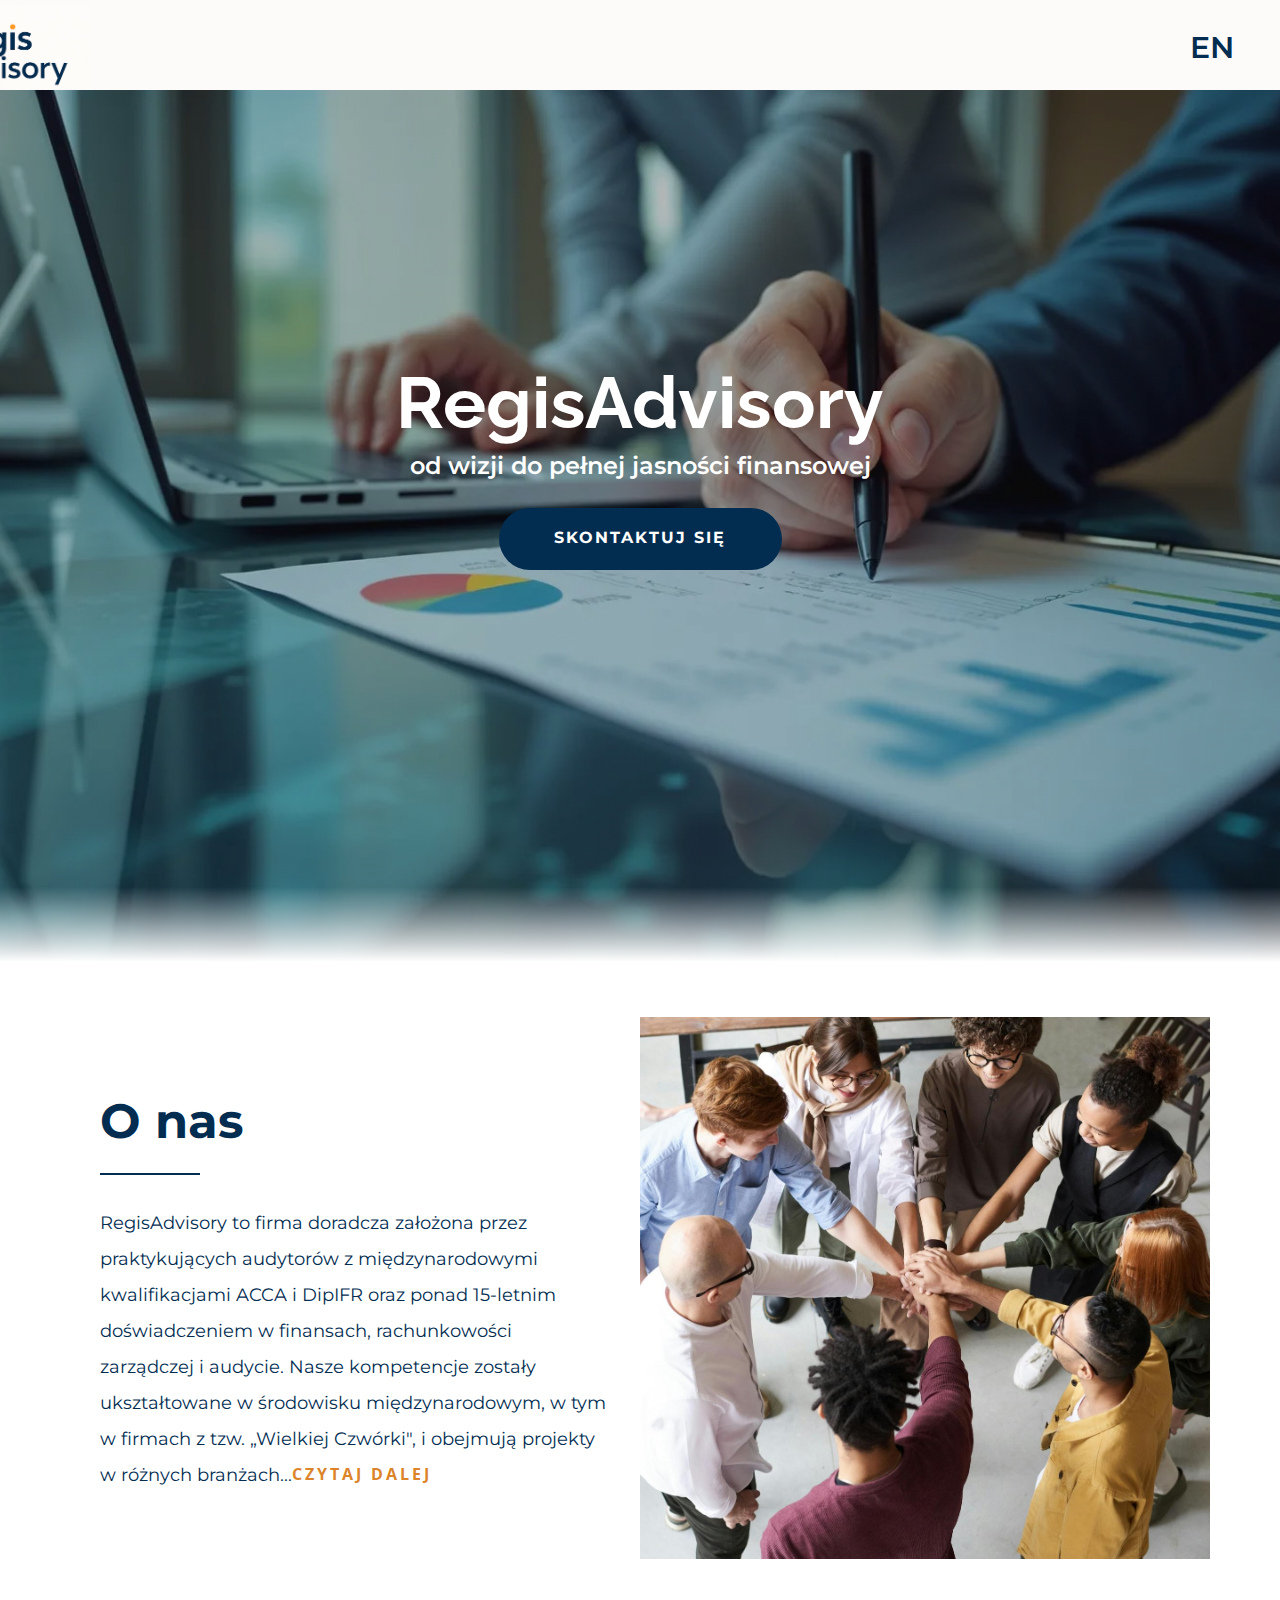
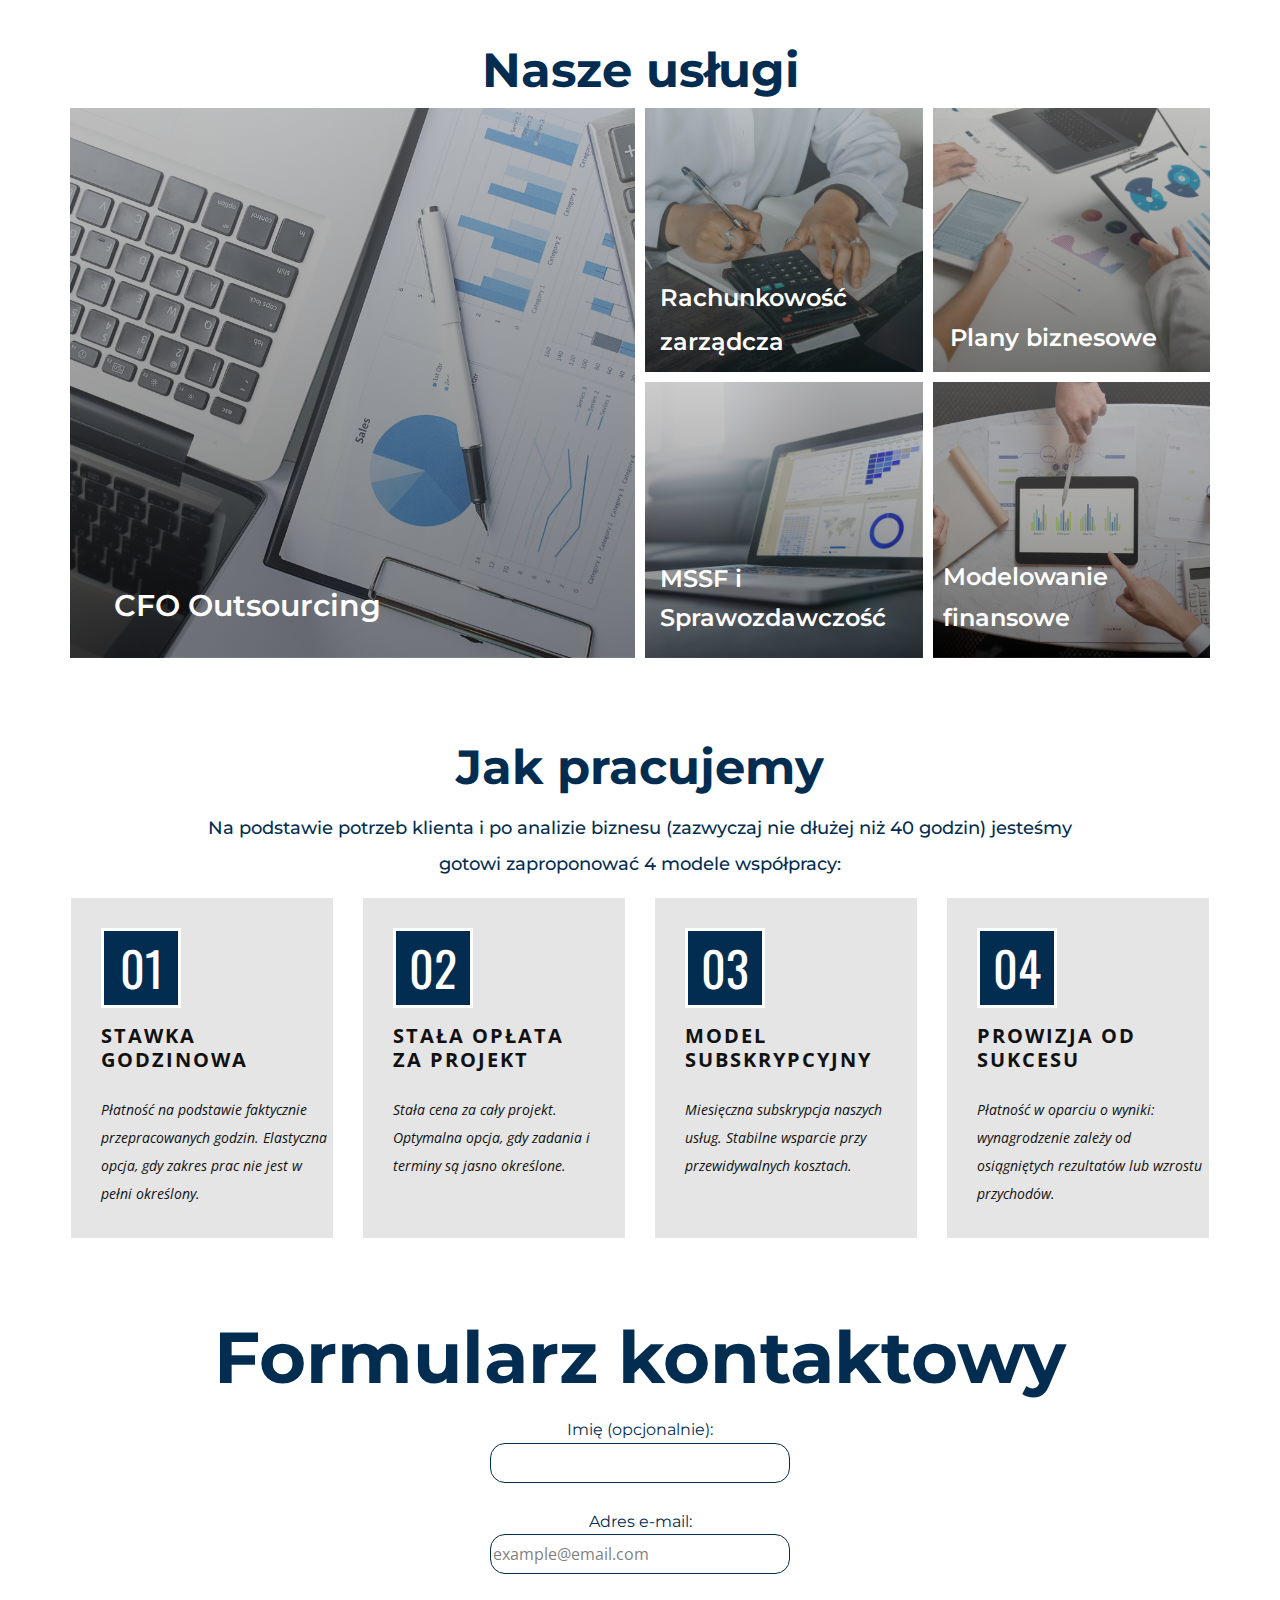
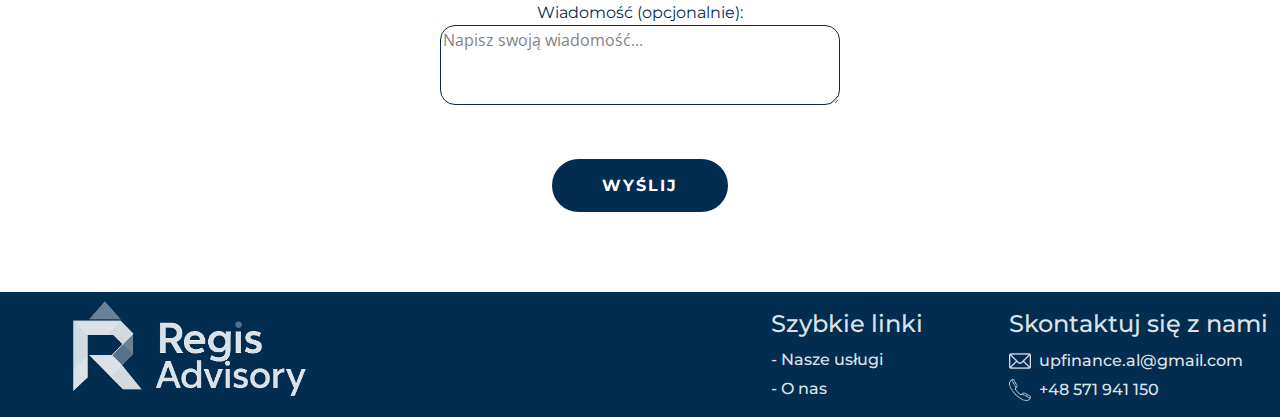
<file: indexPL.html>
<!DOCTYPE html>
<html style="font-size: 16px;" lang="en"><head>
    <meta name="viewport" content="width=device-width, initial-scale=1.0">
    <meta charset="utf-8">
    <meta name="keywords" content="CFO, business plan, finance outsource">
    <meta name="description" content="">
    <title>RegisAdvisory</title>
    <link rel="icon" type="image/x-icon" href="images/favicon.ico">
    <style>
      html {
        scroll-behavior: smooth;
      }
      
      
      html.smooth-scroll {
        scroll-behavior: auto;
      }
    </style>
    <link rel="stylesheet" href="pagePL.css" media="screen">
    <link rel="stylesheet" href="indexPL.css" media="screen">
    
    <link id="page-google-font" rel="stylesheet" href="https://fonts.googleapis.com/css2?display=swap&amp;family=Raleway:ital,wght@0,100;0,200;0,300;0,400;0,500;0,600;0,700;0,800;0,900;1,100;1,200;1,300;1,400;1,500;1,600;1,700;1,800;1,900&amp;family=Open+Sans:ital,wght@0,300;0,400;0,500;0,600;0,700;0,800;1,300;1,400;1,500;1,600;1,700;1,800&amp;family=Montserrat:ital,wght@0,100;0,200;0,300;0,400;0,500;0,600;0,700;0,800;0,900;1,100;1,200;1,300;1,400;1,500;1,600;1,700;1,800;1,900&amp;family=Oswald:wght@200;300;400;500;600;700">
    <meta name="theme-color" content="#3a50f9">
    <meta property="og:title" content="Home">
    <meta property="og:type" content="website">
</head>
<body class="body clearfix xl-mode">
    <header class="clearfix custom-color-13 header" id="sec-d497">
        <div class="clearfix sheet valign-middle-lg valign-middle-md valign-middle-sm valign-middle-xs sheet-1">
            <a href="ru/indexRU.html" class="lng border-none btn button-style custom-font font-montserrat none text-custom-color-3 btn-1" title="ru">RU </a>
            <img class="ra custom-expanded image image-default image-1" src="images/regis_logo_color1.png" alt="" data-image-width="1024" data-image-height="354">
            <a href="pl/indexPL.html" class="lng border-none btn button-style custom-font font-montserrat none text-custom-color-2 btn-2" title="Home">PL </a>
            <a href="en/index.html" class="lng border-none btn button-style custom-font font-montserrat none text-custom-color-3 btn-3" title="Home">EN </a>
        </div>
    </header>
    
    <section class="align-center clearfix container-align-center container-align-center-lg container-align-center-xl image shading valign-bottom-sm valign-bottom-xs section-1" id="sec-4864" data-image-width="1600" data-image-height="900">
        <h2 class="text text-1" data-animation-name="flipIn" data-animation-duration="1500" data-animation-direction="X" data-animation-delay="500"> RegisAdvisory<br></h2>
        <p class="custom-font font-montserrat text text-2"> od wizji do pełnej jasności finansowej</p>
        <a href="#contact" class="active-custom-color-2 border-none btn btn-round button-style custom-color-11 custom-font font-montserrat hover-custom-color-2 radius-50 text-active-white text-hover-white text-white btn-1 smooth-scroll-link"> Skontaktuj się</a>
        <div class="expanded-width gradient shape shape-rectangle shape-1"></div>
    </section>
    
    <section class="clearfix section-2" id="about">
        <div class="clearfix sheet valign-middle-lg valign-middle-md sheet-1">
            <div class="data-layout-selected clearfix expanded-width layout-wrap layout-wrap-1">
                <div class="layout">
                    <div class="layout-row">
                        <div class="align-left container-style layout-cell left-cell size-30 layout-cell-1">
                            <div class="container-layout valign-bottom-md container-layout-1">
                                <h2 class="custom-font font-montserrat text text-custom-color-11 text-1"> O nas</h2>
                                <div class="border-2 border-custom-color-11 line line-horizontal line-1"></div>
                                <p class="custom-font font-montserrat text text-custom-color-11 text-2"> RegisAdvisory to firma doradcza założona przez praktykujących audytorów z międzynarodowymi kwalifikacjami ACCA i DipIFR oraz ponad 15-letnim doświadczeniem w finansach, rachunkowości zarządczej i audycie. Nasze kompetencje zostały ukształtowane w środowisku międzynarodowym, w tym w firmach z tzw. „Wielkiej Czwórki", i obejmują projekty w różnych branżach...</p>
                                <a href="" class="rm border-none btn button-style none text-custom-color-2 btn-1"> Czytaj dalej</a>
                                <div class="modal" id="aboutModal">
                    <div class="modal-content">
                      <span class="close">&times;</span>
                      <h2 class="custom-font font-montserrat text text-custom-color-11 text-1">O RegisAdvisory</h2>
                        <p class="custom-font font-montserrat text text-custom-color-11 rm-1">
                        <br>RegisAdvisory to firma doradcza założona przez praktykujących audytorów z międzynarodowymi kwalifikacjami (ACCA i DipIFR) oraz ponad 15-letnim doświadczeniem w finansach, rachunkowości zarządczej i audycie.
                        <br>Nasze doświadczenie zostało ukształtowane w środowisku międzynarodowym, w tym w „Wielkiej Czwórce”, i obejmuje projekty w różnych branżach — od przemysłu i handlu detalicznego po IT i sektor finansowy.

                        <br>Oferujemy szeroki zakres usług finansowych:
                        <br>— Outsourcing funkcji finansowej
                        <br>— Wdrożenie, optymalizacja i przegląd rachunkowości zarządczej
                        <br>— MSSF i transformacja sprawozdawczości finansowej
                        <br>— Modelowanie finansowe i planowanie
                        <br>— Opracowywanie biznesplanów

                        <br>Współpracujemy z firmami każdej wielkości — od szybko rozwijających się startupów po spółki inwestycyjne i duże grupy międzynarodowe.

                        <br>Nasza ekspertyza pozwala nam nie tylko rozwiązywać bieżące problemy, ale także budować trwałe systemy finansowe, które wspierają rozwój i skalowanie biznesu.

                        <br>RegisAdvisory to Twój partner w złożonych kwestiach finansowych: od strategii po realizację operacyjną.
                        </p>
                    </div>
                  </div>
                            </div>
                        </div>
                        <div class="container-style hidden-sm image layout-cell right-cell size-30 image-1" data-image-width="4004" data-image-height="6000">
                            <div class="container-layout valign-middle container-layout-2"></div>
                        </div>
                    </div>
                </div>
            </div>
        </div>
    </section>
    
    <section class="align-center clearfix container-align-center section-3" id="services">
        <div class="clearfix sheet valign-middle-sm valign-middle-xs sheet-1">
            <h2 class="align-center custom-font font-montserrat text text-custom-color-11 text-default text-1"> Nasze usługi</h2>
            <div class="data-layout-selected clearfix expanded-width gutter-10 layout-wrap layout-wrap-1">
                <div class="layout">
                    <div class="layout-row">
                        <div class="size-30 size-60-md">
                            <div class="layout-col">
                                <div class="container-style effect-fade gradient hover-box image layout-cell left-cell size-60 image-1" src="" data-image-width="1403" data-image-height="890">
                                    <div class="back-slide container-layout valign-bottom-lg valign-bottom-md valign-bottom-sm valign-bottom-xs container-layout-1">
                                        <p class="cfo custom-font font-montserrat hover-feature text text-body-alt-color text-default text-2"> CFO Outsourcing<br></p>
                                        <p class="cfo-1 align-left hover-feature opacity opacity-0 text text-body-alt-color text-3">Potrzebujesz ekspertyzy finansowej, ale nie chcesz zatrudniać dyrektora finansowego na pełen etat? Nasz zespół zewnętrznych dyrektorów finansowych i ekspertów zapewnia strategiczne i operacyjne wsparcie finansowe, gdy jest to konieczne, bez dodatkowych kosztów związanych z utrzymaniem wewnętrznego działu finansowego. <br>Dlaczego warto wybrać niezależnego dyrektora finansowego? <br>- Obiektywny i bezstronny punkt widzenia – jako niezależni dyrektorzy w dużych korporacjach zapewniamy jasne informacje finansowe. <br>- Ekonomiczna efektywność – płacisz tylko za te usługi, których potrzebujesz. <br>- Skalowalność i elastyczność – od start-upów po rozwijające się firmy, dostosowujemy się do Twoich potrzeb. <br>- Ekspertyza, której można zaufać – doświadczeni specjaliści finansowi zarządzają Twoją kondycją finansową.</p>
                                    </div>
                                    <div class="black container-layout opacity opacity-25 over-slide container-layout-2"></div>
                                </div>
                            </div>
                        </div>
                        <div class="size-30 size-60-md">
                            <div class="layout-col">
                                <div class="size-30">
                                    <div class="layout-row">
                                        <div class="container-style effect-fade gradient hover-box image layout-cell size-30 image-2" src="" data-image-width="6000" data-image-height="4000">
                                            <div class="back-slide container-layout container-layout-3">
                                                <p class="rz align-left custom-font font-montserrat hover-feature text text-body-alt-color text-4"> Rachunkowość zarządcza</p>
                                                <p class="rz align-left hover-feature opacity opacity-0 text text-body-alt-color text-5">Rachunkowość zarządcza dostarcza terminowych informacji do planowania, kontroli i podejmowania decyzji. Konfigurujemy systemy, tworzymy raporty i zapewniamy dane analityczne.</p>
                                            </div>
                                            <div class="black container-layout opacity opacity-25 over-slide container-layout-4"></div>
                                        </div>
                                        <div class="container-style effect-fade gradient hover-box image layout-cell palette-2-base right-cell size-30 image-3" src="" data-image-width="6144" data-image-height="3456">
                                            <div class="back-slide container-layout container-layout-5">
                                                <p class="bp-1 align-left hover-feature opacity opacity-0 text text-body-alt-color text-6">Biznesplan opisuje strategię, rynek i finanse. Opracowujemy go, aby wspierać rozwój, pozyskiwanie finansowania oraz uzyskanie pozwolenia na pobyt.</p>
                                                <p class="bp align-left custom-font font-montserrat hover-feature text text-body-alt-color text-7"> Plany biznesowe</p>
                                            </div>
                                            <div class="black container-layout opacity opacity-25 over-slide container-layout-6"></div>
                                        </div>
                                    </div>
                                </div>
                                <div class="size-30">
                                    <div class="layout-row">
                                        <div class="container-style effect-fade gradient hover-box image layout-cell size-30 image-4" src="" data-image-width="6144" data-image-height="4069">
                                            <div class="back-slide container-layout container-layout-7">
                                                <p class="align-left custom-font font-montserrat hover-feature text text-body-alt-color text-8"> MSSF i Sprawozdawczość</p>
                                                <p class="align-left hover-feature opacity opacity-0 text text-body-alt-color text-9">Sprawozdawczość finansowa zgodna z MSSF lub standardami grupy zapewnia przejrzystość, porównywalność i zaufanie. Przygotowujemy sprawozdania, wdrażamy systemy raportowania oraz wspieramy controlling i audyty.</p>
                                            </div>
                                            <div class="black container-layout opacity opacity-25 over-slide container-layout-8"></div>
                                        </div>
                                        <div class="container-style effect-fade gradient hover-box image layout-cell right-cell size-30 image-5" src="" data-image-width="1395" data-image-height="936">
                                            <div class="back-slide container-layout container-layout-9">
                                                <p class="align-left custom-font font-montserrat hover-feature text text-body-alt-color text-10"> Modelowanie finansowe</p>
                                                <p class="align-left hover-feature opacity opacity-0 text text-body-alt-color text-11">Model finansowy przedstawia pomysł biznesowy w liczbach, testuje jego opłacalność i ujawnia pominięte czynniki. To praktyczne narzędzie do prognozowania, zarządzania finansami i podejmowania decyzji.</p>
                                            </div>
                                            <div class="black container-layout opacity opacity-25 over-slide container-layout-10"></div>
                                        </div>
                                    </div>
                                </div>
                            </div>
                        </div>
                    </div>
                </div>
            </div>
        </div>
    </section>
    
    <section class="align-center clearfix container-align-center container-align-center-lg container-align-center-md container-align-center-sm container-align-center-xl section-4" id="block-4">
        <div class="clearfix sheet valign-middle-lg valign-middle-xs sheet-1">
            <h2 class="align-center custom-font font-montserrat text text-custom-color-11 text-default-lg text-default-xl text-1"> Jak pracujemy</h2>
            <p class="align-center custom-font font-montserrat text text-custom-color-11 text-2"> Na podstawie potrzeb klienta i po analizie biznesu (zazwyczaj nie dłużej niż 40 godzin) jesteśmy gotowi zaproponować 4 modele współpracy:</p>
            <div class="expanded-width-md expanded-width-sm expanded-width-xs list list-1">
                <div class="repeater repeater-1">
                    <div class="align-left container-style grey-10 list-item repeater-item list-item-1">
                        <div class="container-layout  valign-top-lg valign-top-md valign-top-sm container-layout-1">
                            <div class="align-center border-radius-50 container-align-center container-style custom-color-11 group shape-round group-1">
                                <div class="container-layout valign-middle container-layout-2">
                                    <h2 class="align-center custom-font font-oswald text text-3">01</h2>
                                </div>
                            </div>
                            <h5 class="align-left text text-4"> Stawka godzinowa</h5>
                            <p class="align-left text text-default-xl text-5"> Płatność na podstawie faktycznie przepracowanych godzin. Elastyczna opcja, gdy zakres prac nie jest w pełni określony.</p>
                        </div>
                    </div>
                    <div class="align-left container-style grey-10 list-item repeater-item list-item-2">
                        <div class="container-layout  valign-top-lg valign-top-md valign-top-sm container-layout-3">
                            <div class="align-center border-radius-50 container-align-center container-style custom-color-11 group shape-round group-2">
                                <div class="container-layout valign-middle container-layout-4">
                                    <h2 class="align-center custom-font font-oswald text text-default text-6">02</h2>
                                </div>
                            </div>
                            <h5 class="align-left text text-7"> Stała opłata za projekt</h5>
                            <p class="align-left text text-default-xl text-8"> Stała cena za cały projekt. Optymalna opcja, gdy zadania i terminy są jasno określone.</p>
                        </div>
                    </div>
                    <div class="align-left container-style grey-10 list-item repeater-item list-item-3">
                        <div class="container-layout  valign-top-lg valign-top-md valign-top-sm container-layout-5">
                            <div class="align-center border-radius-50 container-align-center container-style custom-color-11 group shape-round group-3">
                                <div class="container-layout valign-middle container-layout-6">
                                    <h2 class="align-center custom-font font-oswald text text-default text-9">03</h2>
                                </div>
                            </div>
                            <h5 class="align-left text text-10"> Model subskrypcyjny </h5>
                            <p class="align-left text text-default-xl text-11"> Miesięczna subskrypcja naszych usług. Stabilne wsparcie przy przewidywalnych kosztach.</p>
                        </div>
                    </div>
                    <div class="align-left container-style grey-10 list-item repeater-item list-item-4">
                        <div class="container-layout  valign-top-lg valign-top-md valign-top-sm container-layout-7">
                            <div class="align-center border-radius-50 container-align-center container-style custom-color-11 group shape-round group-4">
                                <div class="container-layout valign-middle container-layout-8">
                                    <h2 class="align-center custom-font font-oswald text text-default text-12">04</h2>
                                </div>
                            </div>
                            <h5 class="align-left text text-13"> Prowizja od sukcesu</h5>
                            <p class="align-left text text-default-xl text-14"> Płatność w oparciu o wyniki: wynagrodzenie zależy od osiągniętych rezultatów lub wzrostu przychodów.</p>
                        </div>
                    </div>
                </div>
            </div>
        </div>
    </section>
    <h1 class="custom-font font-montserrat text text-custom-color-11 text-1 align-center">Formularz kontaktowy</h1>

<form class="align-center" id="contactForm">
    <label class="custom-font font-montserrat text text-custom-color-11 text-2" for="name">Imię (opcjonalnie):</label><br>
    <input class="pole" type="text" id="name" name="name"><br><br>

    <label class="custom-font font-montserrat text text-custom-color-11 text-2" for="email">Adres e-mail:</label><br>
    <input class="pole" type="email" id="email" name="email" placeholder="example@email.com" required><br><br>

    <label class="custom-font font-montserrat text text-custom-color-11 text-2" for="message">Wiadomość (opcjonalnie):</label><br>
    <textarea class="pole-1" type="message" id="message" name="message" rows="4" placeholder="Napisz swoją wiadomość..."></textarea><br><br>

    <input type="submit" value="WYŚLIJ" class="submit-btn button-style custom-color-11 custom-font font-montserrat">
</form>

<p id="response" style="text-align:center;"></p>

<script>
document.getElementById("contactForm").addEventListener("submit", function(e) {
  e.preventDefault();
  const formData = new FormData(this);
  
  // Добавляем origin для проверки в скрипте
  formData.append("origin", window.location.origin);

  fetch("https://script.google.com/macros/s/AKfycbwF15b_U3CF5uhojIA00bk2iuueoPipGcwPKkmQm6xu6Ab4cWmiv3qbX2WwizrCc-ekmg/exec", {
    method: "POST",
    body: formData
  })
  .then(res => res.text())
  .then(res => {
    if (res === "success") {
      document.getElementById("response").innerHTML = "<span style='color:green;'>✅ Your message has been sent!</span>";
      this.reset();
    } else {
      document.getElementById("response").innerHTML = "<span style='color:red;'>❌ Error: " + res + "</span>";
    }
  })
  .catch(() => {
    document.getElementById("response").innerHTML = "<span style='color:red;'>❌ Network error.</span>";
  });
});

</script>
    
    <section class="clearfix custom-color-11 section-5" id="contact">
        <div class="clearfix sheet sheet-1">
            <img class="ra custom-expanded image image-1" src="images/regis_logo_mono_dark.png" data-image-width="1024" data-image-height="1024">
            <p class="custom-font font-montserrat text text-custom-color-12 text-1"> Szybkie linki</p>
            <p class="custom-font font-montserrat text text-custom-color-12 text-default-lg text-default-md text-default-sm text-default-xl text-2"> Skontaktuj się z nami</p>
            <p class="cnt custom-font font-montserrat text text-custom-color-12 text-default text-3">upfinance.al@gmail.com </p>
            <p class="cnt custom-font font-montserrat text text-custom-color-12 text-default text-4">+48 571 941 150</p>
            <a href="#services" class="lnks border-none btn button-style custom-font font-montserrat none text-custom-color-12 btn-1 smooth-scroll-link">- ​​​Nasze usługi</a>
            <span class="cnt-img file-icon icon text-custom-color-12 icon-1"><img src="images/646094-583b5a8e.png" alt=""></span>
            <a href="#about" class="lnks border-none btn button-style custom-font font-montserrat none text-custom-color-12 btn-2 smooth-scroll-link">- ​O nas</a>
            <span class="cnt-img file-icon icon text-custom-color-12 icon-2"><img src="images/114333-2b8bc041.png" alt=""></span>
        </div>
    </section>
<script src="script.js"></script>
<script>        
            function smoothScroll(target, duration) {
            var targetElement = document.querySelector(target);
            if (!targetElement) return;
            
            var targetPosition = targetElement.getBoundingClientRect().top + window.pageYOffset;
            var startPosition = window.pageYOffset;
            var distance = targetPosition - startPosition;
            var startTime = null;

            function animation(currentTime) {
                if (startTime === null) startTime = currentTime;
                var timeElapsed = currentTime - startTime;
                var run = ease(timeElapsed, startPosition, distance, duration);
                window.scrollTo(0, run);
                if (timeElapsed < duration) requestAnimationFrame(animation);
            }

            function ease(t, b, c, d) {
                t /= d / 2;
                if (t < 1) return c / 2 * t * t + b;
                t--;
                return -c / 2 * (t * (t - 2) - 1) + b;
            }

            requestAnimationFrame(animation);
        }

        document.addEventListener('DOMContentLoaded', function() {
            
            var links = document.querySelectorAll('a[href^="#"]');
            
            links.forEach(function(link) {
                link.addEventListener('click', function(e) {
                    e.preventDefault();
                    var target = this.getAttribute('href');
                    if (target && target !== '#') {
                        smoothScroll(target, 800); 
                    }
                });
            });
        });

        
        if ('scrollBehavior' in document.documentElement.style) {
            document.addEventListener('DOMContentLoaded', function() {
                var links = document.querySelectorAll('a[href^="#"]');
                links.forEach(function(link) {
                    link.addEventListener('click', function(e) {
                        e.preventDefault();
                        var targetId = this.getAttribute('href');
                        if (targetId && targetId !== '#') {
                            var targetElement = document.querySelector(targetId);
                            if (targetElement) {
                                targetElement.scrollIntoView({
                                    behavior: 'smooth',
                                    block: 'start'
                                });
                            }
                        }
                    });
                });
            });
        }

  const modal = document.getElementById('aboutModal');
  const openBtn = document.querySelector('.section-2 .btn-1');
  const closeBtn = modal.querySelector('.close');


  openBtn.addEventListener('click', (e) => {
    e.preventDefault();
    modal.style.display = 'flex';
    document.body.classList.add('modal-open');
    document.documentElement.classList.add('modal-open');
  });
  closeBtn.addEventListener('click', () => {
    modal.style.display = 'none';
    document.body.classList.remove('modal-open'); 
    document.documentElement.classList.remove('modal-open');

  });
  modal.addEventListener('click', (e) => {
    if (e.target === modal) {
      modal.style.display = 'none';
      document.body.classList.remove('modal-open');
    }
  });
</script>
</body>
</html>
</file>
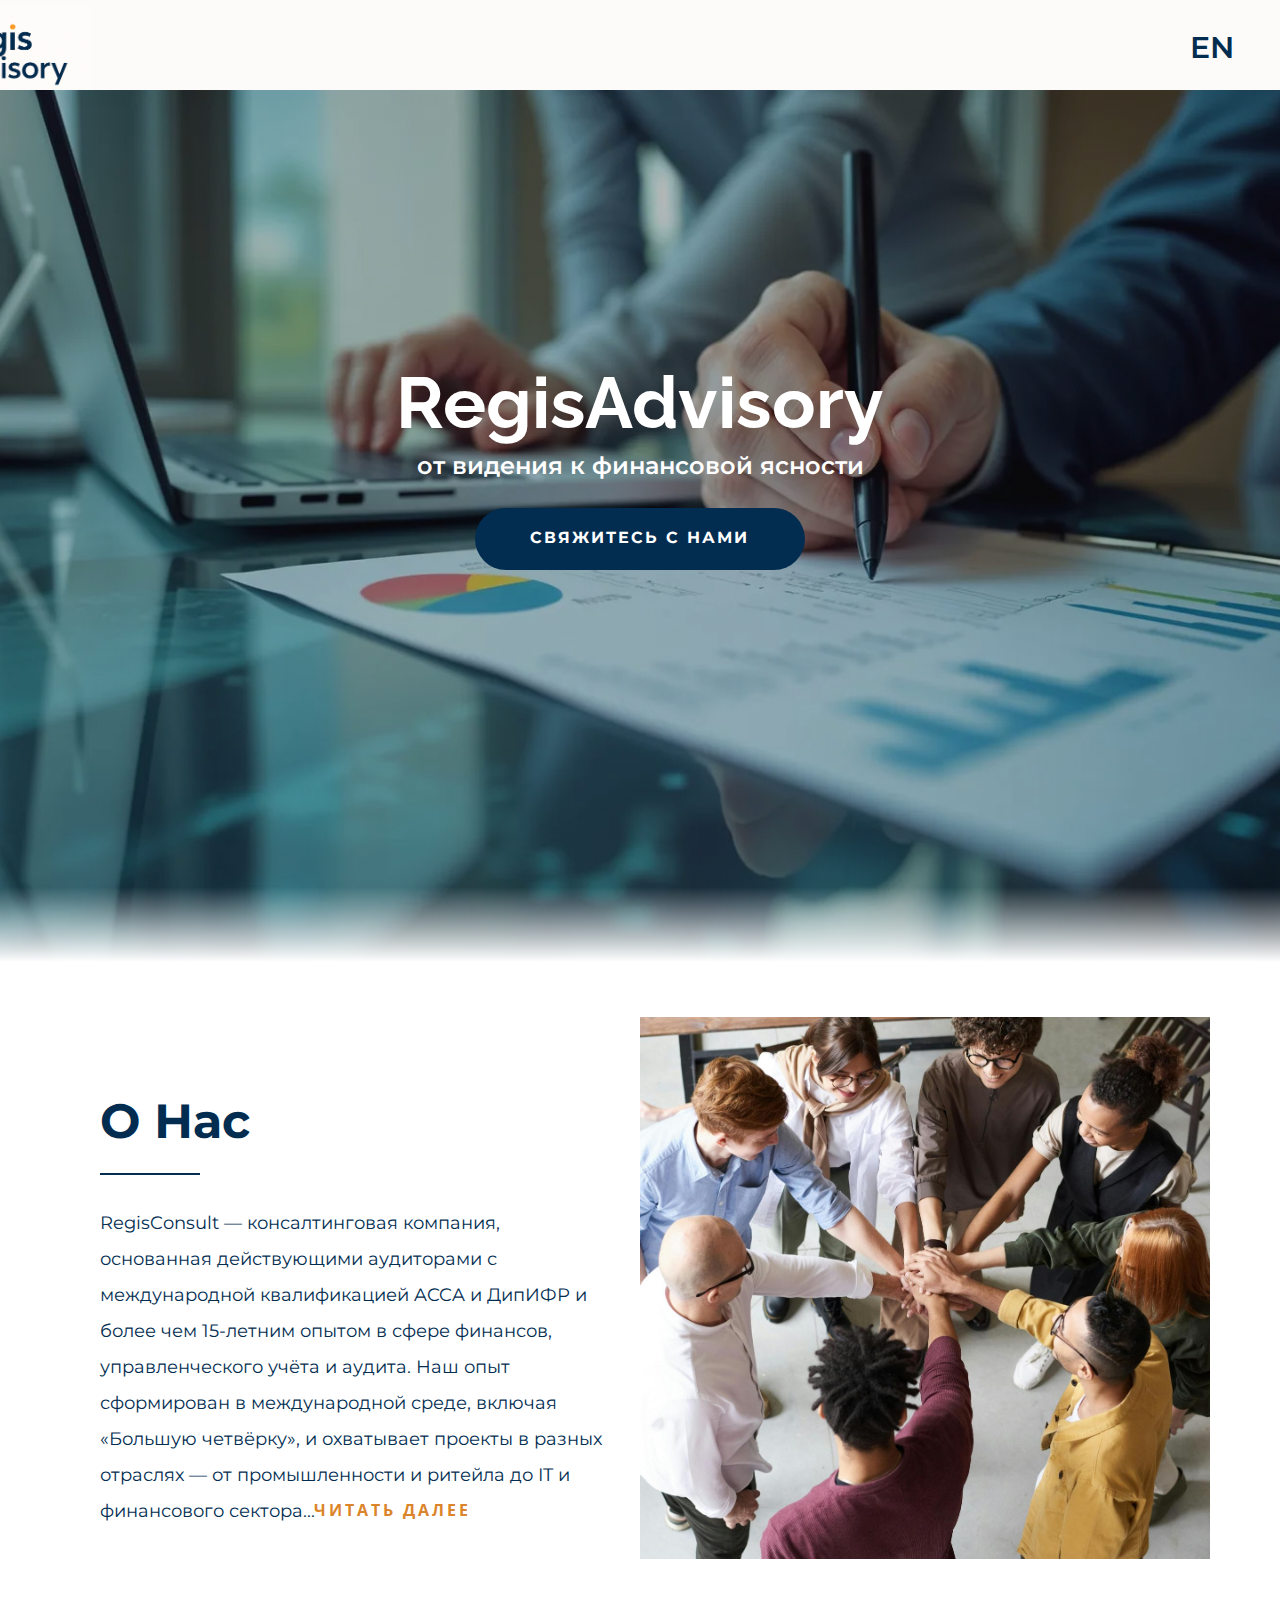
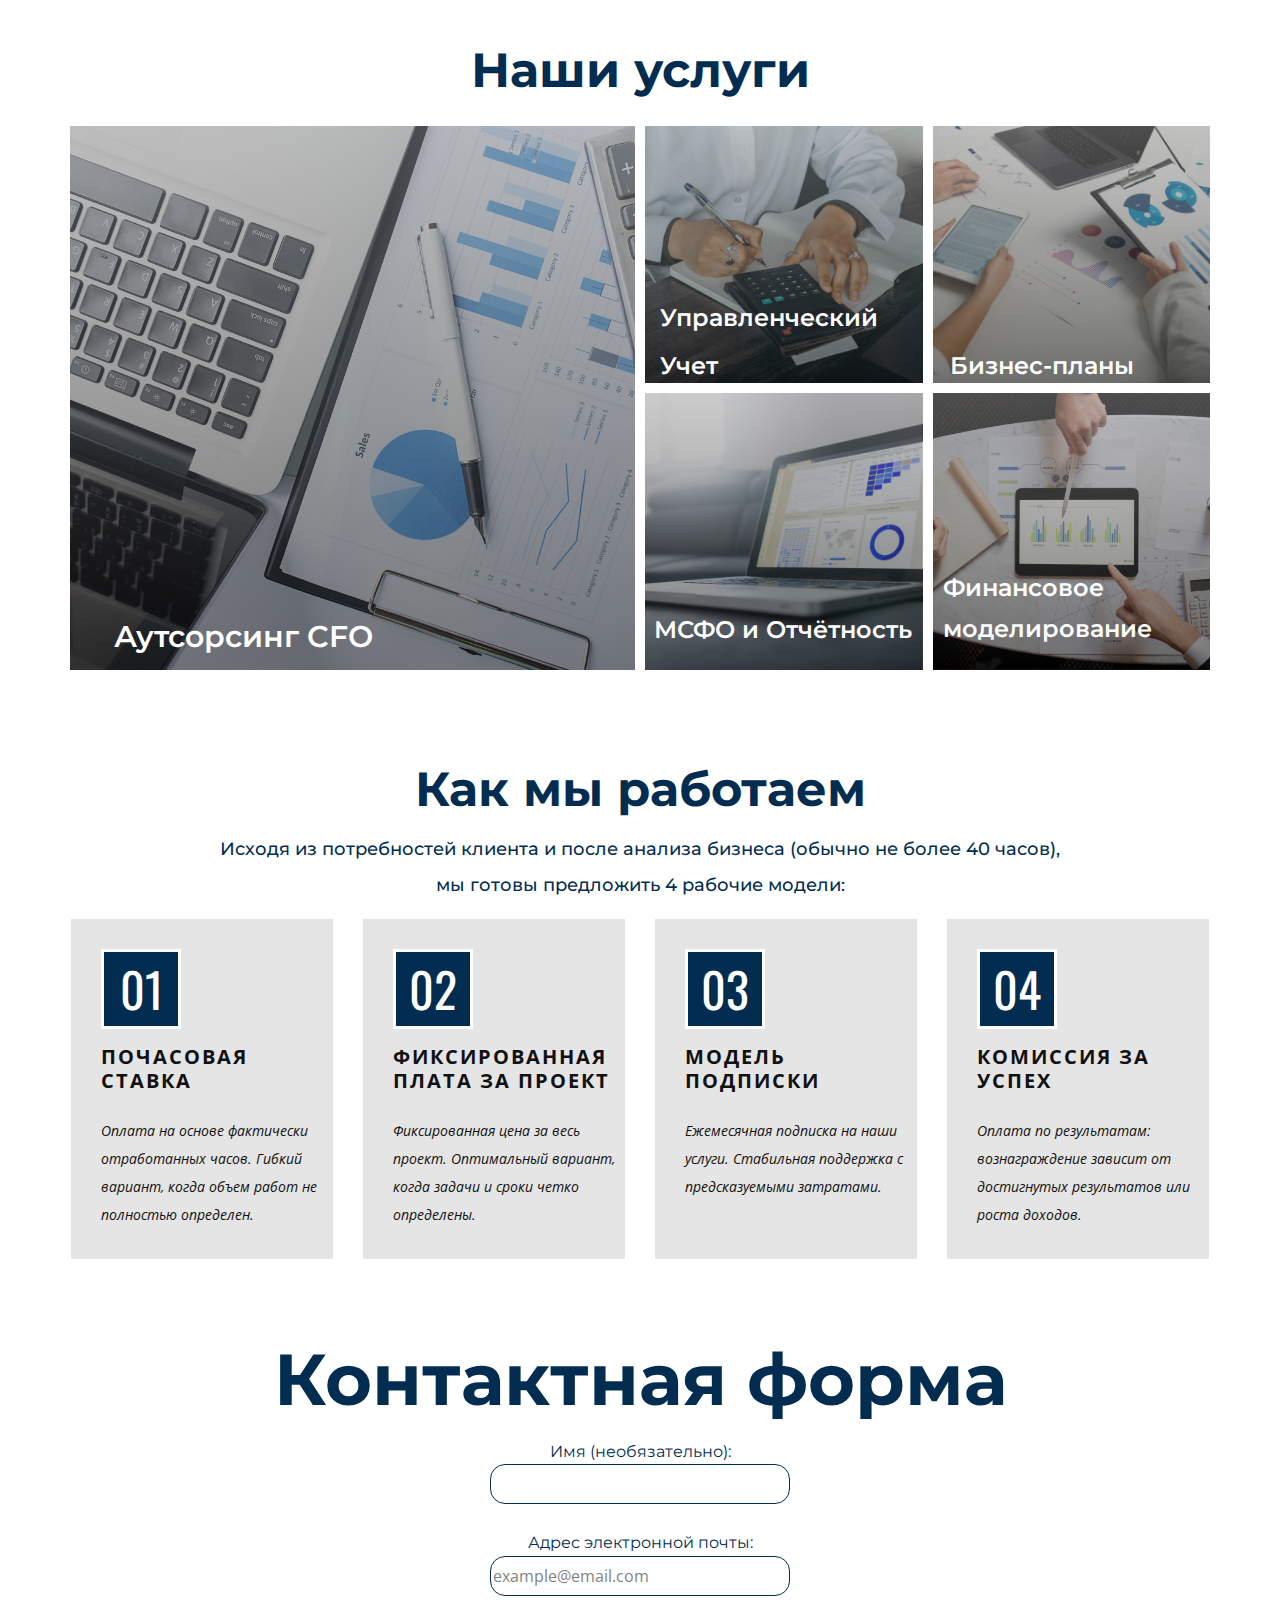
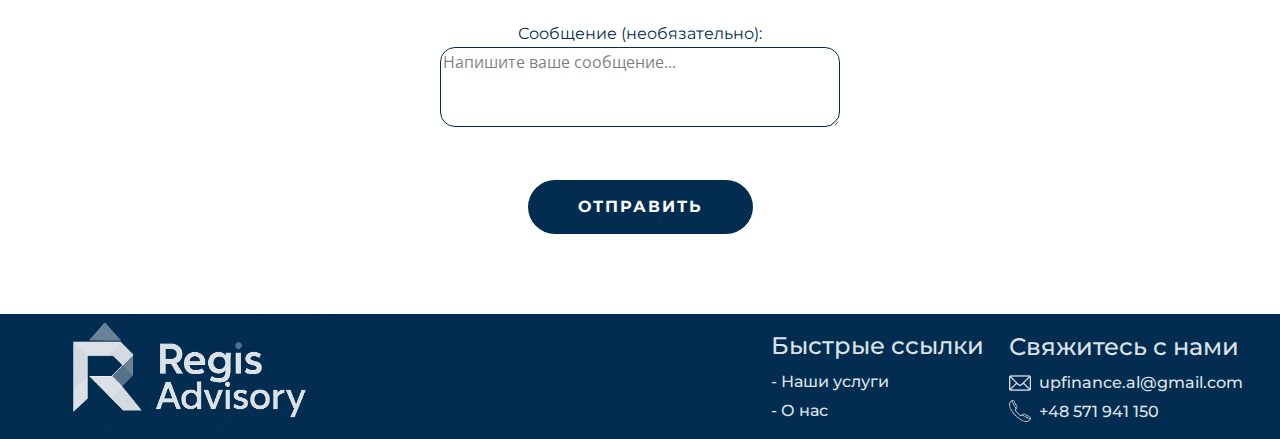
<file: indexRU.html>
<!DOCTYPE html>
<html style="font-size: 16px;" lang="en"><head>
    <meta name="viewport" content="width=device-width, initial-scale=1.0">
    <meta charset="utf-8">
    <meta name="keywords" content="CFO, business plan, finance outsource">
    <meta name="description" content="">
    <title>RegisAdvisory</title>
    <link rel="icon" type="image/x-icon" href="images/favicon.ico">
    <style>
      html {
        scroll-behavior: smooth;
      }
      
      
      html.smooth-scroll {
        scroll-behavior: auto;
      }
    </style>
    <link rel="stylesheet" href="pageRU.css" media="screen">
    <link rel="stylesheet" href="indexRU.css" media="screen">

    <link id="page-google-font" rel="stylesheet" href="https://fonts.googleapis.com/css2?display=swap&amp;family=Raleway:ital,wght@0,100;0,200;0,300;0,400;0,500;0,600;0,700;0,800;0,900;1,100;1,200;1,300;1,400;1,500;1,600;1,700;1,800;1,900&amp;family=Open+Sans:ital,wght@0,300;0,400;0,500;0,600;0,700;0,800;1,300;1,400;1,500;1,600;1,700;1,800&amp;family=Montserrat:ital,wght@0,100;0,200;0,300;0,400;0,500;0,600;0,700;0,800;0,900;1,100;1,200;1,300;1,400;1,500;1,600;1,700;1,800;1,900&amp;family=Oswald:wght@200;300;400;500;600;700">
    <meta name="theme-color" content="#3a50f9">
    <meta property="og:title" content="Home">
    <meta property="og:type" content="website">
</head>
<body class="body clearfix xl-mode">
    <header class="clearfix custom-color-13 header" id="sec-d497">
        <div class="clearfix sheet valign-middle-lg valign-middle-md valign-middle-sm valign-middle-xs sheet-1">
            <a href="indexRU.html" class="lng border-none btn button-style custom-font font-montserrat none text-custom-color-2 btn-1" title="ru">RU </a>
            <img class="ra custom-expanded image image-default image-1" src="images/regis_logo_color1.png" alt="" data-image-width="1024" data-image-height="354">
            <a href="indexPL.html" class="lng border-none btn button-style custom-font font-montserrat none text-custom-color-3 btn-2" title="Home">PL </a>
            <a href="indexEN.html" class="lng border-none btn button-style custom-font font-montserrat none text-custom-color-3 btn-3" title="Home">EN </a>
        </div>
    </header>
    <section class="align-center clearfix container-align-center container-align-center-lg container-align-center-xl image shading valign-bottom-sm valign-bottom-xs section-1" id="sec-4864" data-image-width="1600" data-image-height="900">
      <h2 class="text text-1" data-animation-name="flipIn" data-animation-duration="1500" data-animation-direction="X" data-animation-delay="500"> RegisAdvisory<br>
      </h2>
      <p class="custom-font font-montserrat text text-2"> от видения к финансовой ясности</p>
      <a href="#contact" class="active-custom-color-2 border-none btn btn-round button-style custom-color-11 custom-font font-montserrat hover-custom-color-2 radius-50 text-active-white text-hover-white text-white btn-1"> Свяжитесь с нами</a>
      <div class="expanded-width gradient shape shape-rectangle shape-1"></div>
    </section>
    <section class="clearfix section-2" id="about">
      <div class="clearfix sheet valign-middle-lg valign-middle-md valign-middle-xl sheet-1">
        <div class="data-layout-selected clearfix expanded-width layout-wrap layout-wrap-1">
          <div class="layout">
            <div class="layout-row">
              <div class="align-left container-style layout-cell left-cell size-30 layout-cell-1">
                <div class="container-layout valign-bottom-md container-layout-1">
                  <h2 class="custom-font font-montserrat text text-custom-color-11 text-1"> О Нас</h2>
                  <div class="border-2 border-custom-color-11 line line-horizontal line-1"></div>
                  <p class="custom-font font-montserrat text text-custom-color-11 text-2"> RegisConsult — консалтинговая компания, основанная действующими аудиторами с международной квалификацией ACCA и ДипИФР и более чем 15-летним опытом в сфере финансов, управленческого учёта и аудита. Наш опыт сформирован в международной среде, включая «Большую четвёрку», и охватывает проекты в разных отраслях — от промышленности и ритейла до IT и финансового сектора...</p>
                  <a href="" class="border-none btn button-style none text-custom-color-2 btn-1"> Читать далее</a>
                  <div class="modal" id="aboutModal">
                    <div class="modal-content">
                      <span class="close">&times;</span>
                      <h2 class="custom-font font-montserrat text text-custom-color-11 text-1">O RegisConsult</h2>
                        <p class="custom-font font-montserrat text text-custom-color-11 rm-1">
                        RegisConsult — консалтинговая компания, основанная практикующими аудиторами с международными квалификациями (ACCA и ДипИФР) и более чем 15-летним опытом работы в области финансов, управленческого учёта и аудита.
                        <br>Наш опыт сформирован в международной среде, включая «Большую четвёрку», и охватывает проекты в различных отраслях — от промышленности и ритейла до IT и финансового сектора.

                        <br>Мы предоставляем широкий спектр финансовых услуг:
                        <br>— Аутсорсинг финансовой функции
                        <br>— Постановка, оптимизация и проверка управленческого учёта
                        <br>— МСФО и трансформация отчётности
                        <br>— Финансовое моделирование и планирование
                        <br>— Разработка бизнес-планов

                        <br>Мы работаем с компаниями любого масштаба — от быстрорастущих стартапов до инвестиционных фирм и крупных международных групп.

                        <br>Наша экспертиза позволяет не только решать текущие задачи, но и создавать устойчивые финансовые системы, которые помогают бизнесу расти и масштабироваться.

                        <br>RegisConsult — ваш партнёр в решении сложных финансовых вопросов: от стратегии до операционного исполнения.
                        </p>
                    </div>
                  </div>
                </div>
              </div>
              <div class="container-style hidden-sm image layout-cell right-cell size-30 image-1" data-image-width="4004" data-image-height="6000">
                <div class="container-layout valign-middle container-layout-2"></div>
              </div>
            </div>
          </div>
        </div>
      </div>
    </section>
    <section class="align-center clearfix container-align-center section-3" id="services">
      <div class="clearfix sheet valign-middle-sm valign-middle-xs sheet-1">
        <h2 class="align-center custom-font font-montserrat text text-custom-color-11 text-default text-1">Наши услуги</h2>
        <div class="data-layout-selected clearfix expanded-width gutter-10 layout-wrap layout-wrap-1">
          <div class="layout">
            <div class="layout-row">
              <div class="size-30 size-60-md">
                <div class="layout-col">
                  <div class="container-style effect-fade gradient hover-box image layout-cell left-cell size-60 image-1" src="" data-image-width="1403" data-image-height="890">
                    <div class="back-slide container-layout container-layout-1">
                      <p class="cfo custom-font font-montserrat hover-feature text text-body-alt-color text-default text-2">Аутсорсинг CFO</p>
                      <p class="cfo-1 align-left hover-feature opacity opacity-0 text text-body-alt-color text-3">Нужна финансовая экспертиза, но вы не готовы нанимать CFO на полный рабочий день? Наша команда аутсорсинговых финансовых директоров и экспертов предоставляет стратегическую и операционную финансовую поддержку, когда это необходимо, без накладных расходов на внутренний финансовый отдел. <br>Почему стоит выбрать независимого финансового директора? <br>- Объективная и беспристрастная точка зрения — как независимые директора в крупных корпорациях, мы предоставляем четкие финансовые инсайты. <br>- Экономически эффективно — платите только за те услуги, которые вам нужны. <br>- Масштабируемо и гибко — от стартапов до растущих компаний, мы адаптируемся к вашим потребностям. <br>- Экспертиза, которой можно доверять — опытные финансовые специалисты управляют вашим финансовым здоровьем. 
                      </p>
                    </div>
                    <div class="black container-layout opacity opacity-25 over-slide container-layout-2"></div>
                  </div>
                </div>
              </div>
              <div class="size-30 size-60-md">
                <div class="layout-col">
                  <div class="size-30">
                    <div class="layout-row">
                      <div class="container-style effect-fade gradient hover-box image layout-cell size-30 image-2" src="" data-image-width="6000" data-image-height="4000">
                        <div class="back-slide container-layout container-layout-3">
                          <p class="rz align-left custom-font font-montserrat hover-feature text text-body-alt-color text-4"> Управленческий ​Учет</p>
                          <p class="rz align-left hover-feature opacity opacity-0 text text-body-alt-color text-5">Управленческий учет предоставляет своевременную информацию для планирования, контроля и принятия решений. Мы настраиваем системы, создаем отчеты и предоставляем аналитические данные. </p>
                        </div>
                        <div class="black container-layout opacity opacity-25 over-slide container-layout-4"></div>
                      </div>
                      <div class="container-style effect-fade gradient hover-box image layout-cell palette-2-base right-cell size-30 image-3" src="" data-image-width="6144" data-image-height="3456">
                        <div class="back-slide container-layout container-layout-5">
                          <p class="bp align-left custom-font font-montserrat hover-feature text text-body-alt-color text-6"> Бизнес-планы</p>
                          <p class="bp-1 align-left hover-feature opacity opacity-0 text text-body-alt-color text-7">Бизнес-план описывает стратегию, рынок и финансы. Мы разрабатываем его для стимулирования роста, привлечения финансирования и поддержки получения вида на жительство. </p>
                        </div>
                        <div class="black container-layout opacity opacity-25 over-slide container-layout-6"></div>
                      </div>
                    </div>
                  </div>
                  <div class="size-30">
                    <div class="layout-row">
                      <div class="container-style effect-fade gradient hover-box image layout-cell size-30 image-4" src="" data-image-width="6144" data-image-height="4069">
                        <div class="back-slide container-layout container-layout-7">
                          <p class="align-left custom-font font-montserrat hover-feature text text-body-alt-color text-8"> МСФО и Отчётность</p>
                          <p class="align-left hover-feature opacity opacity-0 text text-body-alt-color text-9">Финансовая отчётность по МСФО или групповым стандартам обеспечивает прозрачность, сопоставимость и доверие. Мы готовим отчёты, настраиваем системы отчётности и поддерживаем контроллинг и аудиты. </p>
                        </div>
                        <div class="black container-layout opacity opacity-25 over-slide container-layout-8"></div>
                      </div>
                      <div class="container-style effect-fade gradient hover-box image layout-cell right-cell size-30 image-5" src="" data-image-width="1395" data-image-height="936">
                        <div class="back-slide container-layout container-layout-9">
                          <p class="align-left custom-font font-montserrat hover-feature text text-body-alt-color text-10"> Финансовое моделирование</p>
                          <p class="align-left hover-feature opacity opacity-0 text text-body-alt-color text-11">Финансовая модель отражает бизнес-идею в цифрах, проверяет её жизнеспособность и выявляет упущенные факторы. Это практический инструмент для прогнозирования, управления финансами и принятия решений. </p>
                        </div>
                        <div class="black container-layout opacity opacity-25 over-slide container-layout-10"></div>
                      </div>
                    </div>
                  </div>
                </div>
              </div>
            </div>
          </div>
        </div>
      </div>

    </section>
    <section class="align-center clearfix container-align-center container-align-center-lg container-align-center-md container-align-center-sm container-align-center-xl section-4" id="block-4">
      <div class="clearfix sheet valign-middle-lg valign-middle-xs sheet-1">
        <h2 class="align-center custom-font font-montserrat text text-custom-color-11 text-default-lg text-default-xl text-1"> Как мы работаем</h2>
        <p class="align-center custom-font font-montserrat text text-custom-color-11 text-2"> Исходя из потребностей клиента и после анализа бизнеса (обычно не более 40 часов), мы готовы предложить 4 рабочие модели:</p>
        <div class="expanded-width-md expanded-width-sm expanded-width-xs list list-1">
          <div class="repeater repeater-1">
            <div class="align-left container-style grey-10 list-item repeater-item list-item-1">
              <div class="container-layout  valign-top-lg valign-top-md valign-top-sm container-layout-1">
                <div class="align-center border-radius-50 container-align-center container-style custom-color-11 group shape-round group-1">
                  <div class="container-layout valign-middle container-layout-2">
                    <h2 class="align-center custom-font font-oswald text text-3">01</h2>
                  </div>
                </div>
                <h5 class="align-left text text-4"> Почасовая ставка</h5>
                <p class="align-left text text-default-xl text-5"> Оплата на основе фактически отработанных часов. Гибкий вариант, когда объем работ не полностью определен.</p>
              </div>
            </div>
            <div class="align-left container-style grey-10 list-item repeater-item list-item-2">
              <div class="container-layout  valign-top-lg valign-top-md valign-top-sm container-layout-3">
                <div class="align-center border-radius-50 container-align-center container-style custom-color-11 group shape-round group-2">
                  <div class="container-layout valign-middle container-layout-4">
                    <h2 class="align-center custom-font font-oswald text text-default text-6">02</h2>
                  </div>
                </div>
                <h5 class="align-left text text-7">Фиксированная плата за проект</h5>
                <p class="align-left text text-default-xl text-8"> Фиксированная цена за весь проект. Оптимальный вариант, когда задачи и сроки четко определены.</p>
              </div>
            </div>
            <div class="align-left container-style grey-10 list-item repeater-item list-item-3">
              <div class="container-layout  valign-top-lg valign-top-md valign-top-sm container-layout-5">
                <div class="align-center border-radius-50 container-align-center container-style custom-color-11 group shape-round group-3">
                  <div class="container-layout valign-middle container-layout-6">
                    <h2 class="align-center custom-font font-oswald text text-default text-9">03</h2>
                  </div>
                </div>
                <h5 class="align-left text text-10"> Модель подписки&nbsp;</h5>
                <p class="align-left text text-default-xl text-11"> Ежемесячная подписка на наши услуги. Стабильная поддержка с предсказуемыми затратами.</p>
              </div>
            </div>
            <div class="align-left container-style grey-10 list-item repeater-item list-item-4">
              <div class="container-layout  valign-top-lg valign-top-md valign-top-sm container-layout-7">
                <div class="align-center border-radius-50 container-align-center container-style custom-color-11 group shape-round group-4">
                  <div class="container-layout valign-middle container-layout-8">
                    <h2 class="align-center custom-font font-oswald text text-default text-12">04</h2>
                  </div>
                </div>
                <h5 class="align-left text text-13"> Комиссия за успех</h5>
                <p class="align-left text text-default-xl text-14"> Оплата по результатам: вознаграждение зависит от достигнутых результатов или роста доходов.</p>
              </div>
            </div>
          </div>
        </div>
      </div>
    </section>
    <h1 class="custom-font font-montserrat text text-custom-color-11 text-1 align-center">Контактная форма</h1>

<form class="align-center" id="contactForm">
    <label class="custom-font font-montserrat text text-custom-color-11 text-2" for="name">Имя (необязательно):</label><br>
    <input class="pole" type="text" id="name" name="name"><br><br>

    <label class="custom-font font-montserrat text text-custom-color-11 text-2" for="email">Адрес электронной почты:</label><br>
    <input class="pole" type="email" id="email" name="email" placeholder="example@email.com" required><br><br>

    <label class="custom-font font-montserrat text text-custom-color-11 text-2" for="message">Сообщение (необязательно):</label><br>
    <textarea class="pole-1" type="message" id="message" name="message" rows="4" placeholder="Напишите ваше сообщение..."></textarea><br><br>

    <input type="submit" value="ОТПРАВИТЬ" class="submit-btn button-style custom-color-11 custom-font font-montserrat">
</form>

<p id="response" style="text-align:center;"></p>

<script>
    document.getElementById("contactForm").addEventListener("submit", function(e) {
        e.preventDefault();

        const data = {
            name: document.getElementById("name").value,
            email: document.getElementById("email").value,
            message: document.getElementById("message").value
        };

        fetch("https://script.google.com/macros/s/AKfycbzxW-HGq8fMJeiWcDW1R1AMKVln0klUpY4tuqbki-x0UltflH4IXRHkr99rbfypl4QkGQ/exec", {
            method: "POST",
            body: JSON.stringify(data)
        })
        .then(res => res.text())
        .then(res => {
            if (res === "success") {
                document.getElementById("response").innerHTML = "<span style='color:green;'>✅ Ваше сообщение успешно отправлено!</span>";
                document.getElementById("contactForm").reset(); // очистка формы
            } else {
                document.getElementById("response").innerHTML = "<span style='color:red;'>❌ Ошибка при отправке сообщения.</span>";
            }
        })
        .catch(err => {
            document.getElementById("response").innerHTML = "<span style='color:red;'>❌ Ошибка сети.</span>";
        });
    });
</script>
    <section class="clearfix custom-color-11 section-5" id="contact">
      <div class="clearfix sheet sheet-1">
        <img class="ra custom-expanded image image-1" src="images/regis_logo_mono_dark.png" data-image-width="1024" data-image-height="1024">
        <p class="custom-font font-montserrat text text-custom-color-12 text-1"> Быстрые ссылки</p>
        <p class="custom-font font-montserrat text text-custom-color-12 text-default-lg text-default-md text-default-sm text-default-xl text-2"> Свяжитесь с нами</p>
        <p class="cnt custom-font font-montserrat text text-custom-color-12 text-default text-3">upfinance.al@gmail.com </p>
        <p class="cnt custom-font font-montserrat text text-custom-color-12 text-default text-4">+48 571 941 150</p>
        <a href="#services" class="lnks border-none btn button-style custom-font font-montserrat none text-custom-color-12 btn-1">- ​Наши услуги</a><span class="cnt-img file-icon icon text-custom-color-12 icon-1"><img src="images/646094-583b5a8e.png" alt=""></span>
        <a href="#about" class="lnks border-none btn button-style custom-font font-montserrat none text-custom-color-12 btn-2">- ​О нас </a>
        <span class="cnt-img file-icon icon text-custom-color-12 icon-2"><img src="images/114333-2b8bc041.png" alt=""></span>
      </div>
    </section>
<script>        
            function smoothScroll(target, duration) {
            var targetElement = document.querySelector(target);
            if (!targetElement) return;
            
            var targetPosition = targetElement.getBoundingClientRect().top + window.pageYOffset;
            var startPosition = window.pageYOffset;
            var distance = targetPosition - startPosition;
            var startTime = null;

            function animation(currentTime) {
                if (startTime === null) startTime = currentTime;
                var timeElapsed = currentTime - startTime;
                var run = ease(timeElapsed, startPosition, distance, duration);
                window.scrollTo(0, run);
                if (timeElapsed < duration) requestAnimationFrame(animation);
            }

            function ease(t, b, c, d) {
                t /= d / 2;
                if (t < 1) return c / 2 * t * t + b;
                t--;
                return -c / 2 * (t * (t - 2) - 1) + b;
            }

            requestAnimationFrame(animation);
        }

        document.addEventListener('DOMContentLoaded', function() {
            
            var links = document.querySelectorAll('a[href^="#"]');
            
            links.forEach(function(link) {
                link.addEventListener('click', function(e) {
                    e.preventDefault();
                    var target = this.getAttribute('href');
                    if (target && target !== '#') {
                        smoothScroll(target, 800); 
                    }
                });
            });
        });

        
        if ('scrollBehavior' in document.documentElement.style) {
            document.addEventListener('DOMContentLoaded', function() {
                var links = document.querySelectorAll('a[href^="#"]');
                links.forEach(function(link) {
                    link.addEventListener('click', function(e) {
                        e.preventDefault();
                        var targetId = this.getAttribute('href');
                        if (targetId && targetId !== '#') {
                            var targetElement = document.querySelector(targetId);
                            if (targetElement) {
                                targetElement.scrollIntoView({
                                    behavior: 'smooth',
                                    block: 'start'
                                });
                            }
                        }
                    });
                });
            });
        }

  const modal = document.getElementById('aboutModal');
  const openBtn = document.querySelector('.section-2 .btn-1');
  const closeBtn = modal.querySelector('.close');


  openBtn.addEventListener('click', (e) => {
    e.preventDefault();
    modal.style.display = 'flex';
    document.body.classList.add('modal-open');
    document.documentElement.classList.add('modal-open');
  });
  closeBtn.addEventListener('click', () => {
    modal.style.display = 'none';
    document.body.classList.remove('modal-open'); 
    document.documentElement.classList.remove('modal-open');

  });
  modal.addEventListener('click', (e) => {
    if (e.target === modal) {
      modal.style.display = 'none';
      document.body.classList.remove('modal-open');
    }
  });
</script>
</body></html>
</file>
